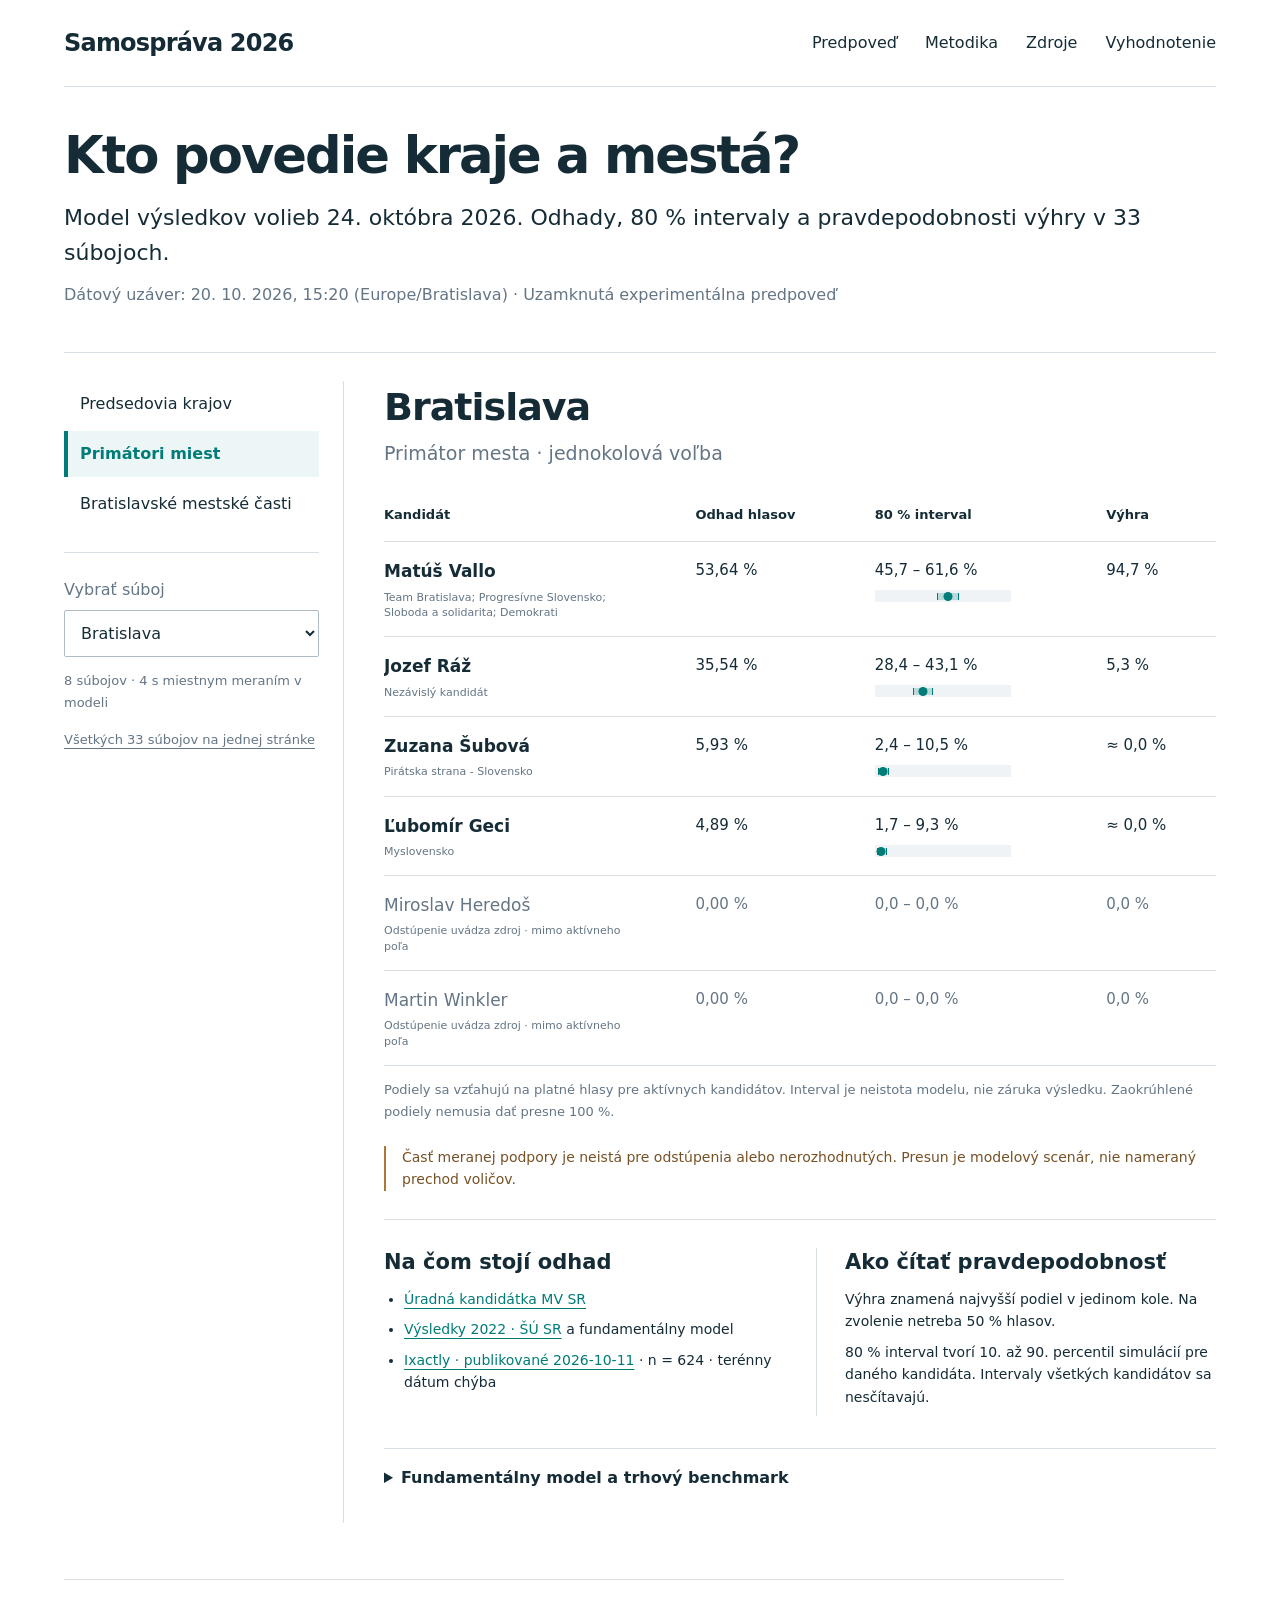
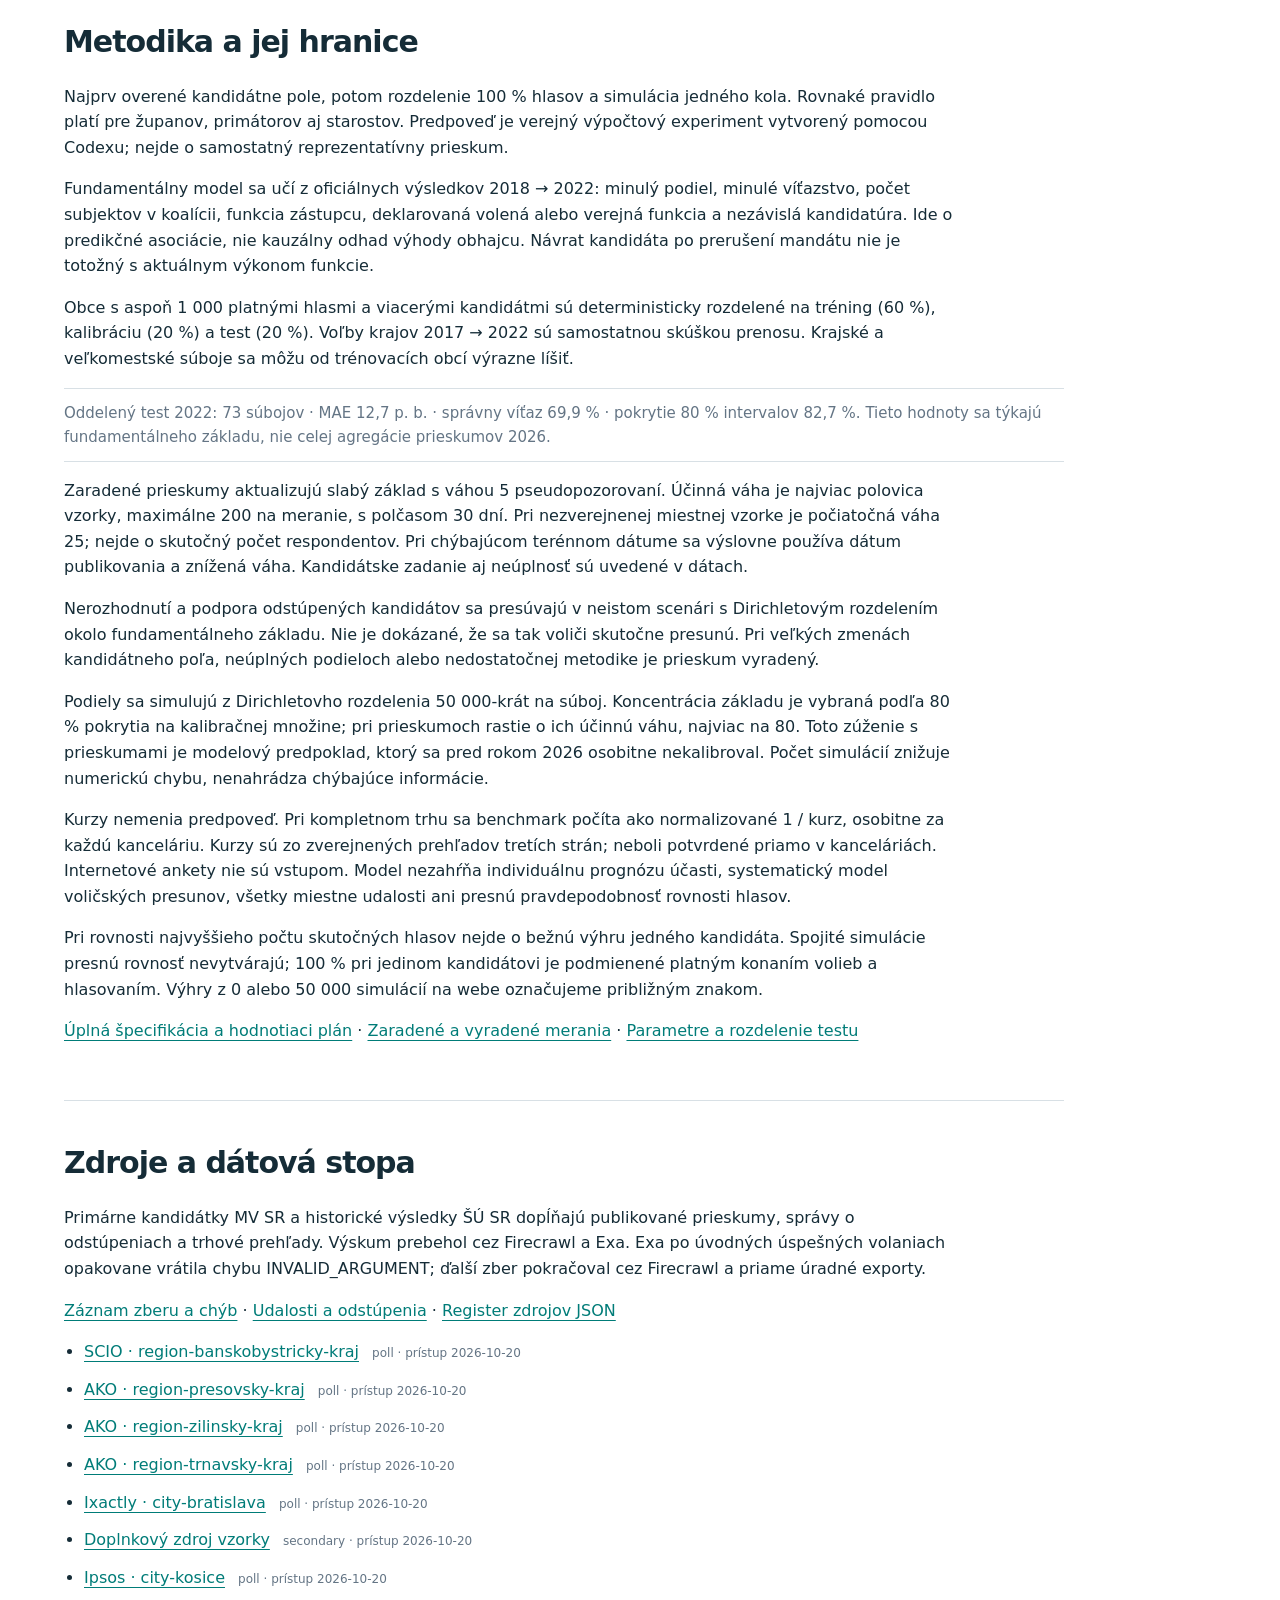
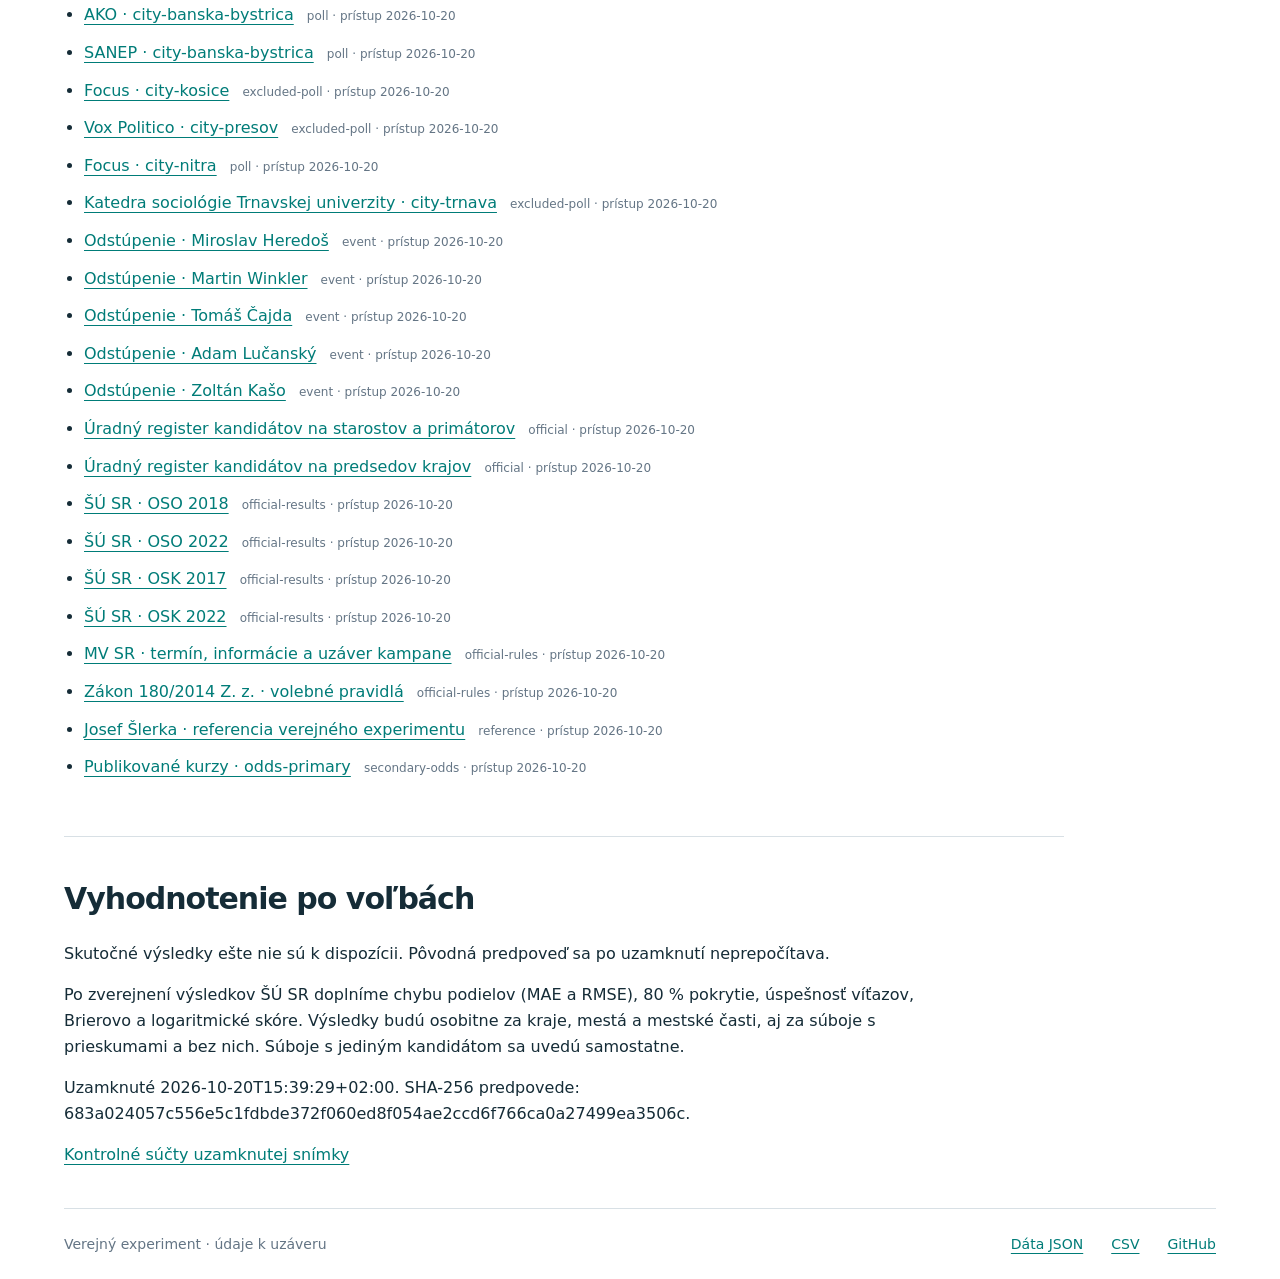
<file: docs/index.html>
<!doctype html>
<html lang="sk">
<head>
  <meta charset="utf-8">
  <meta name="viewport" content="width=device-width, initial-scale=1">
  <meta name="description" content="Verejný experiment: predpoveď slovenských samosprávnych volieb 2026 pre 8 krajov, 8 miest a 17 bratislavských mestských častí. Odhady, 80 % intervaly a pravdepodobnosti výhry.">
  <title>Samospráva 2026 · Volebný model</title>
  <link rel="stylesheet" href="style.css">
  <script src="app.js" defer></script>
</head>
<body>
<a class="skip" href="#forecast">Preskočiť na predpoveď</a>
<div class="page">
  <header><a class="brand" href="./">Samospráva 2026</a><nav aria-label="Hlavné menu"><a href="#forecast">Predpoveď</a><a href="#method">Metodika</a><a href="#sources">Zdroje</a><a href="#evaluation">Vyhodnotenie</a></nav></header>
  <main>
    <section class="intro">
      <h1>Kto povedie kraje a mestá?</h1>
      <p>Model výsledkov volieb 24. októbra 2026. Odhady, 80 % intervaly a pravdepodobnosti výhry v 33 súbojoch.</p>
      <p class="meta" id="status">Načítavam dátový uzáver…</p>
    </section>
    <div class="workspace" id="forecast">
      <aside aria-label="Výber volieb">
        <div class="categories" role="group" aria-label="Typ volieb">
          <button type="button" data-category="region">Predsedovia krajov</button>
          <button type="button" data-category="city" aria-pressed="true">Primátori miest</button>
          <button type="button" data-category="borough">Bratislavské mestské časti</button>
        </div>
        <label for="race">Vybrať súboj</label><select id="race" aria-controls="race-content"></select>
        <p class="small" id="coverage"></p>
        <a class="small" href="all.html">Všetkých 33 súbojov na jednej stránke</a>
      </aside>
      <section id="race-content" aria-live="polite" aria-busy="true">
        <h2 id="race-name">Predpoveď</h2><p class="sub" id="race-type">Načítavam kandidátov…</p>
        <div class="table-wrap"><table><caption class="sr-only">Odhad hlasov a pravdepodobnosť výhry pre každého kandidáta</caption><thead><tr><th scope="col">Kandidát</th><th scope="col">Odhad hlasov</th><th scope="col">80 % interval</th><th scope="col">Výhra</th></tr></thead><tbody id="candidates"></tbody></table></div>
        <p class="small">Podiely sa vzťahujú na platné hlasy pre aktívnych kandidátov. Interval je neistota modelu, nie záruka výsledku. Zaokrúhlené podiely nemusia dať presne 100 %.</p>
        <div id="race-notes" class="notes"></div>
        <div class="explain"><section><h3>Na čom stojí odhad</h3><ul id="race-sources"></ul></section><section><h3>Ako čítať pravdepodobnosť</h3><p>Výhra znamená najvyšší podiel v jedinom kole. Na zvolenie netreba 50 % hlasov.</p><p>80 % interval tvorí 10. až 90. percentil simulácií pre daného kandidáta. Intervaly všetkých kandidátov sa nesčítavajú.</p></section></div>
        <details><summary>Fundamentálny model a trhový benchmark</summary><div id="benchmark"></div></details>
      </section>
    </div>
    <noscript><p>Interaktívny výber potrebuje JavaScript. <a href="all.html">Všetky výsledky sú dostupné aj ako statické tabuľky.</a></p></noscript>
    <section class="article" id="method">
      <h2>Metodika a jej hranice</h2>
      <p>Najprv overené kandidátne pole, potom rozdelenie 100 % hlasov a simulácia jedného kola. Rovnaké pravidlo platí pre županov, primátorov aj starostov. Predpoveď je verejný výpočtový experiment vytvorený pomocou Codexu; nejde o samostatný reprezentatívny prieskum.</p>
      <p>Fundamentálny model sa učí z oficiálnych výsledkov 2018 → 2022: minulý podiel, minulé víťazstvo, počet subjektov v koalícii, funkcia zástupcu, deklarovaná volená alebo verejná funkcia a nezávislá kandidatúra. Ide o predikčné asociácie, nie kauzálny odhad výhody obhajcu. Návrat kandidáta po prerušení mandátu nie je totožný s aktuálnym výkonom funkcie.</p>
      <p>Obce s aspoň 1 000 platnými hlasmi a viacerými kandidátmi sú deterministicky rozdelené na tréning (60 %), kalibráciu (20 %) a test (20 %). Voľby krajov 2017 → 2022 sú samostatnou skúškou prenosu. Krajské a veľkomestské súboje sa môžu od trénovacích obcí výrazne líšiť.</p>
      <div id="backtest" class="readout"></div>
      <p>Zaradené prieskumy aktualizujú slabý základ s váhou 5 pseudopozorovaní. Účinná váha je najviac polovica vzorky, maximálne 200 na meranie, s polčasom 30 dní. Pri nezverejnenej miestnej vzorke je počiatočná váha 25; nejde o skutočný počet respondentov. Pri chýbajúcom terénnom dátume sa výslovne používa dátum publikovania a znížená váha. Kandidátske zadanie aj neúplnosť sú uvedené v dátach.</p>
      <p>Nerozhodnutí a podpora odstúpených kandidátov sa presúvajú v neistom scenári s Dirichletovým rozdelením okolo fundamentálneho základu. Nie je dokázané, že sa tak voliči skutočne presunú. Pri veľkých zmenách kandidátneho poľa, neúplných podieloch alebo nedostatočnej metodike je prieskum vyradený.</p>
      <p>Podiely sa simulujú z Dirichletovho rozdelenia 50 000-krát na súboj. Koncentrácia základu je vybraná podľa 80 % pokrytia na kalibračnej množine; pri prieskumoch rastie o ich účinnú váhu, najviac na 80. Toto zúženie s prieskumami je modelový predpoklad, ktorý sa pred rokom 2026 osobitne nekalibroval. Počet simulácií znižuje numerickú chybu, nenahrádza chýbajúce informácie.</p>
      <p>Kurzy nemenia predpoveď. Pri kompletnom trhu sa benchmark počíta ako normalizované 1 / kurz, osobitne za každú kanceláriu. Kurzy sú zo zverejnených prehľadov tretích strán; neboli potvrdené priamo v kanceláriách. Internetové ankety nie sú vstupom. Model nezahŕňa individuálnu prognózu účasti, systematický model voličských presunov, všetky miestne udalosti ani presnú pravdepodobnosť rovnosti hlasov.</p>
      <p>Pri rovnosti najvyššieho počtu skutočných hlasov nejde o bežnú výhru jedného kandidáta. Spojité simulácie presnú rovnosť nevytvárajú; 100 % pri jedinom kandidátovi je podmienené platným konaním volieb a hlasovaním. Výhry z 0 alebo 50 000 simulácií na webe označujeme približným znakom.</p>
      <p><a href="METHODOLOGY.md">Úplná špecifikácia a hodnotiaci plán</a> · <a href="data/polls.json">Zaradené a vyradené merania</a> · <a href="data/fit.json">Parametre a rozdelenie testu</a></p>
    </section>
    <section class="article" id="sources"><h2>Zdroje a dátová stopa</h2><p>Primárne kandidátky MV SR a historické výsledky ŠÚ SR dopĺňajú publikované prieskumy, správy o odstúpeniach a trhové prehľady. Výskum prebehol cez Firecrawl a Exa. Exa po úvodných úspešných volaniach opakovane vrátila chybu INVALID_ARGUMENT; ďalší zber pokračoval cez Firecrawl a priame úradné exporty.</p><p><a href="data/research-log.json">Záznam zberu a chýb</a> · <a href="data/events.json">Udalosti a odstúpenia</a> · <a href="data/sources.json">Register zdrojov JSON</a></p><ul id="source-list"></ul></section>
    <section class="article" id="evaluation"><h2>Vyhodnotenie po voľbách</h2><p id="evaluation-status">Skutočné výsledky ešte nie sú k dispozícii. Pôvodná predpoveď sa po uzamknutí neprepočítava.</p><p>Po zverejnení výsledkov ŠÚ SR doplníme chybu podielov (MAE a RMSE), 80 % pokrytie, úspešnosť víťazov, Brierovo a logaritmické skóre. Výsledky budú osobitne za kraje, mestá a mestské časti, aj za súboje s prieskumami a bez nich. Súboje s jediným kandidátom sa uvedú samostatne.</p><p id="lock-status"></p><a href="data/LOCK.json">Kontrolné súčty uzamknutej snímky</a><div id="evaluation-output"></div></section>
  </main>
  <footer><span>Verejný experiment · údaje k uzáveru</span><nav aria-label="Export dát"><a href="data/forecast.json">Dáta JSON</a><a href="data/forecast.csv">CSV</a><a href="https://github.com/mareksulik/volebny-model-codex">GitHub</a></nav></footer>
</div>
</body></html>
</file>
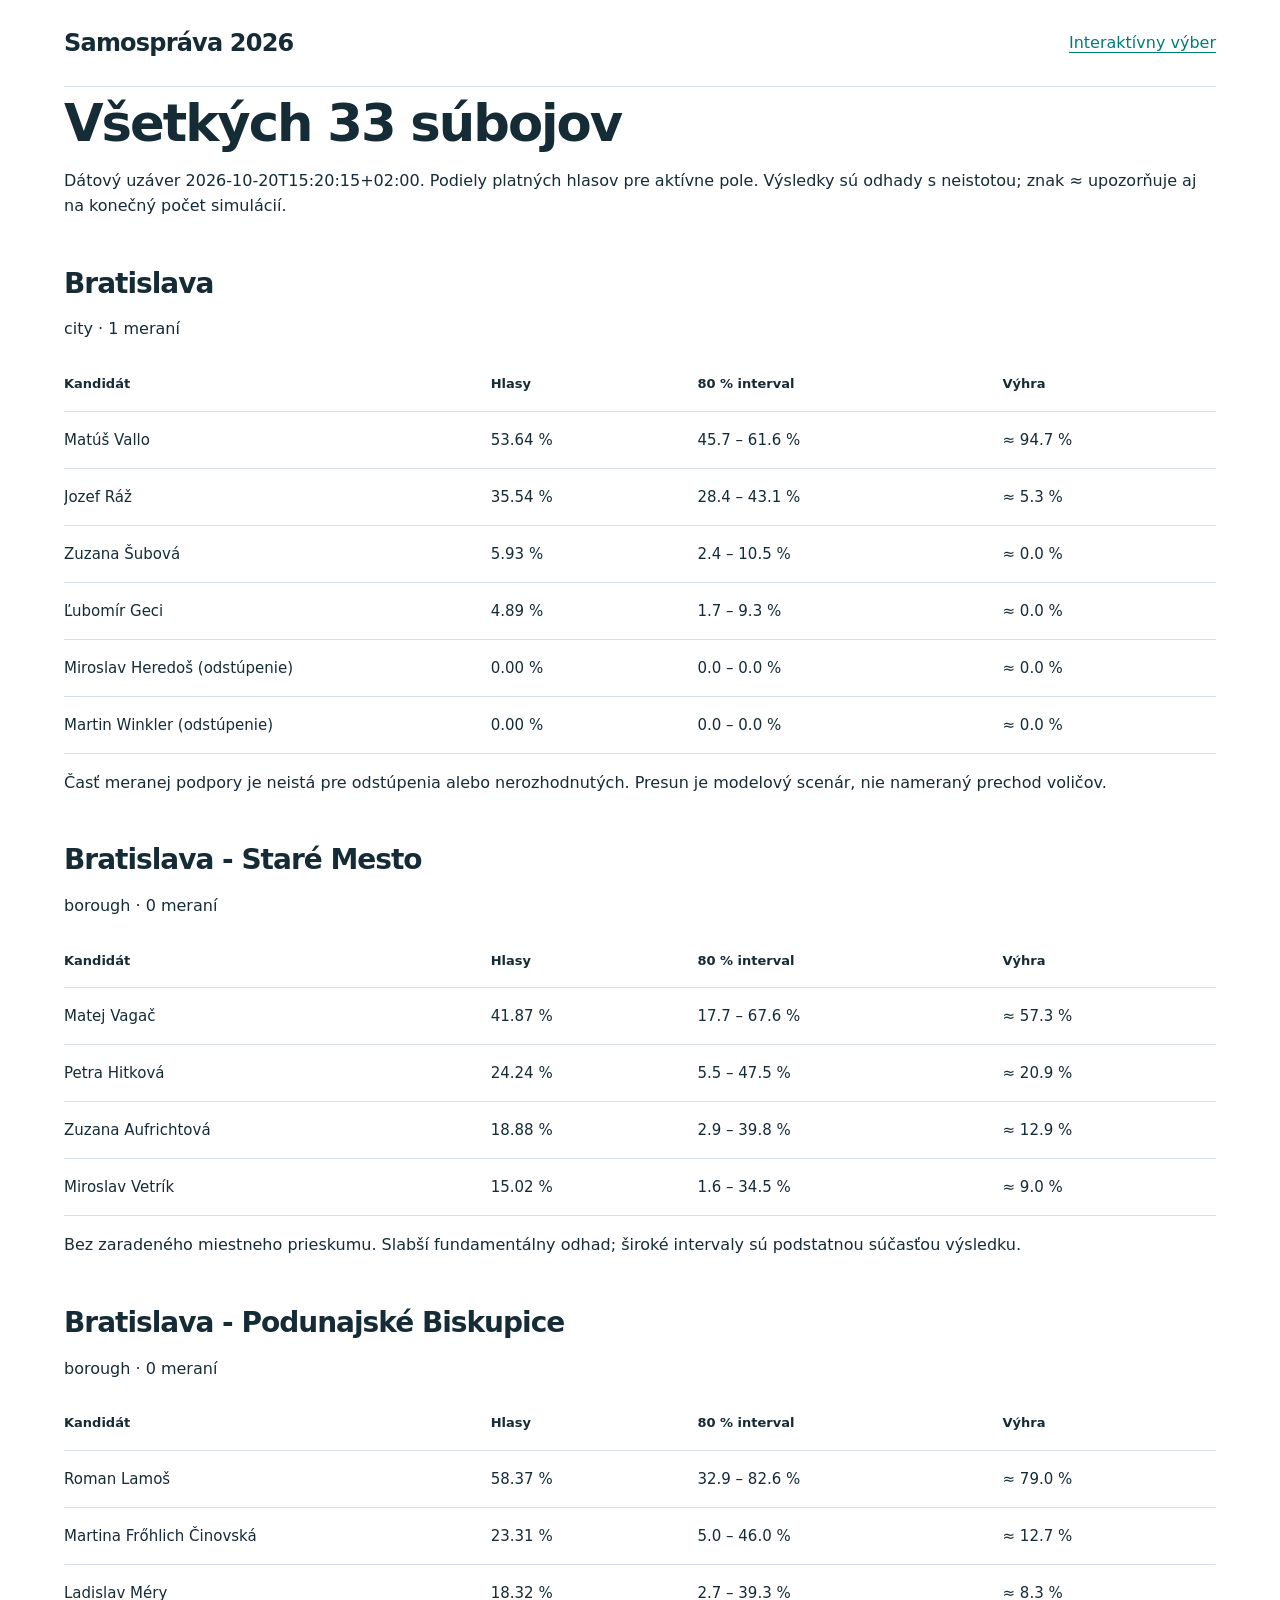
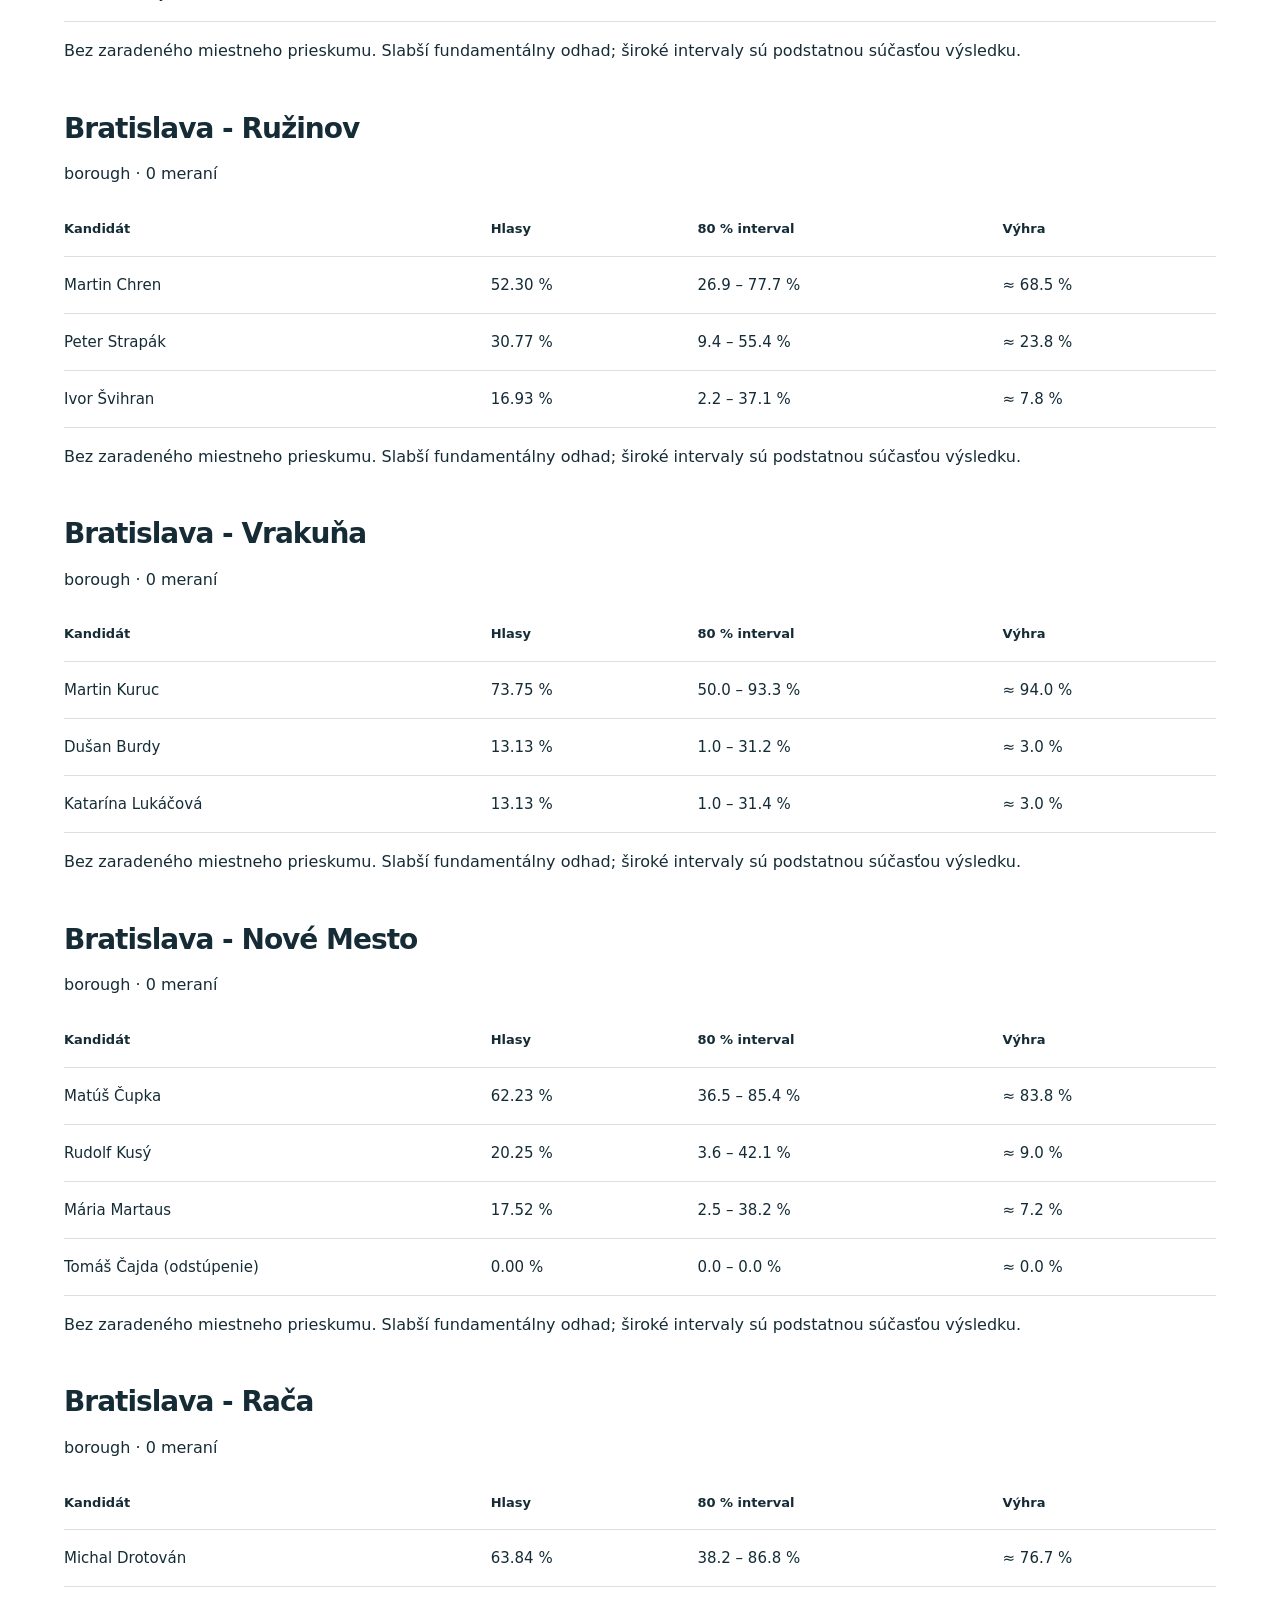
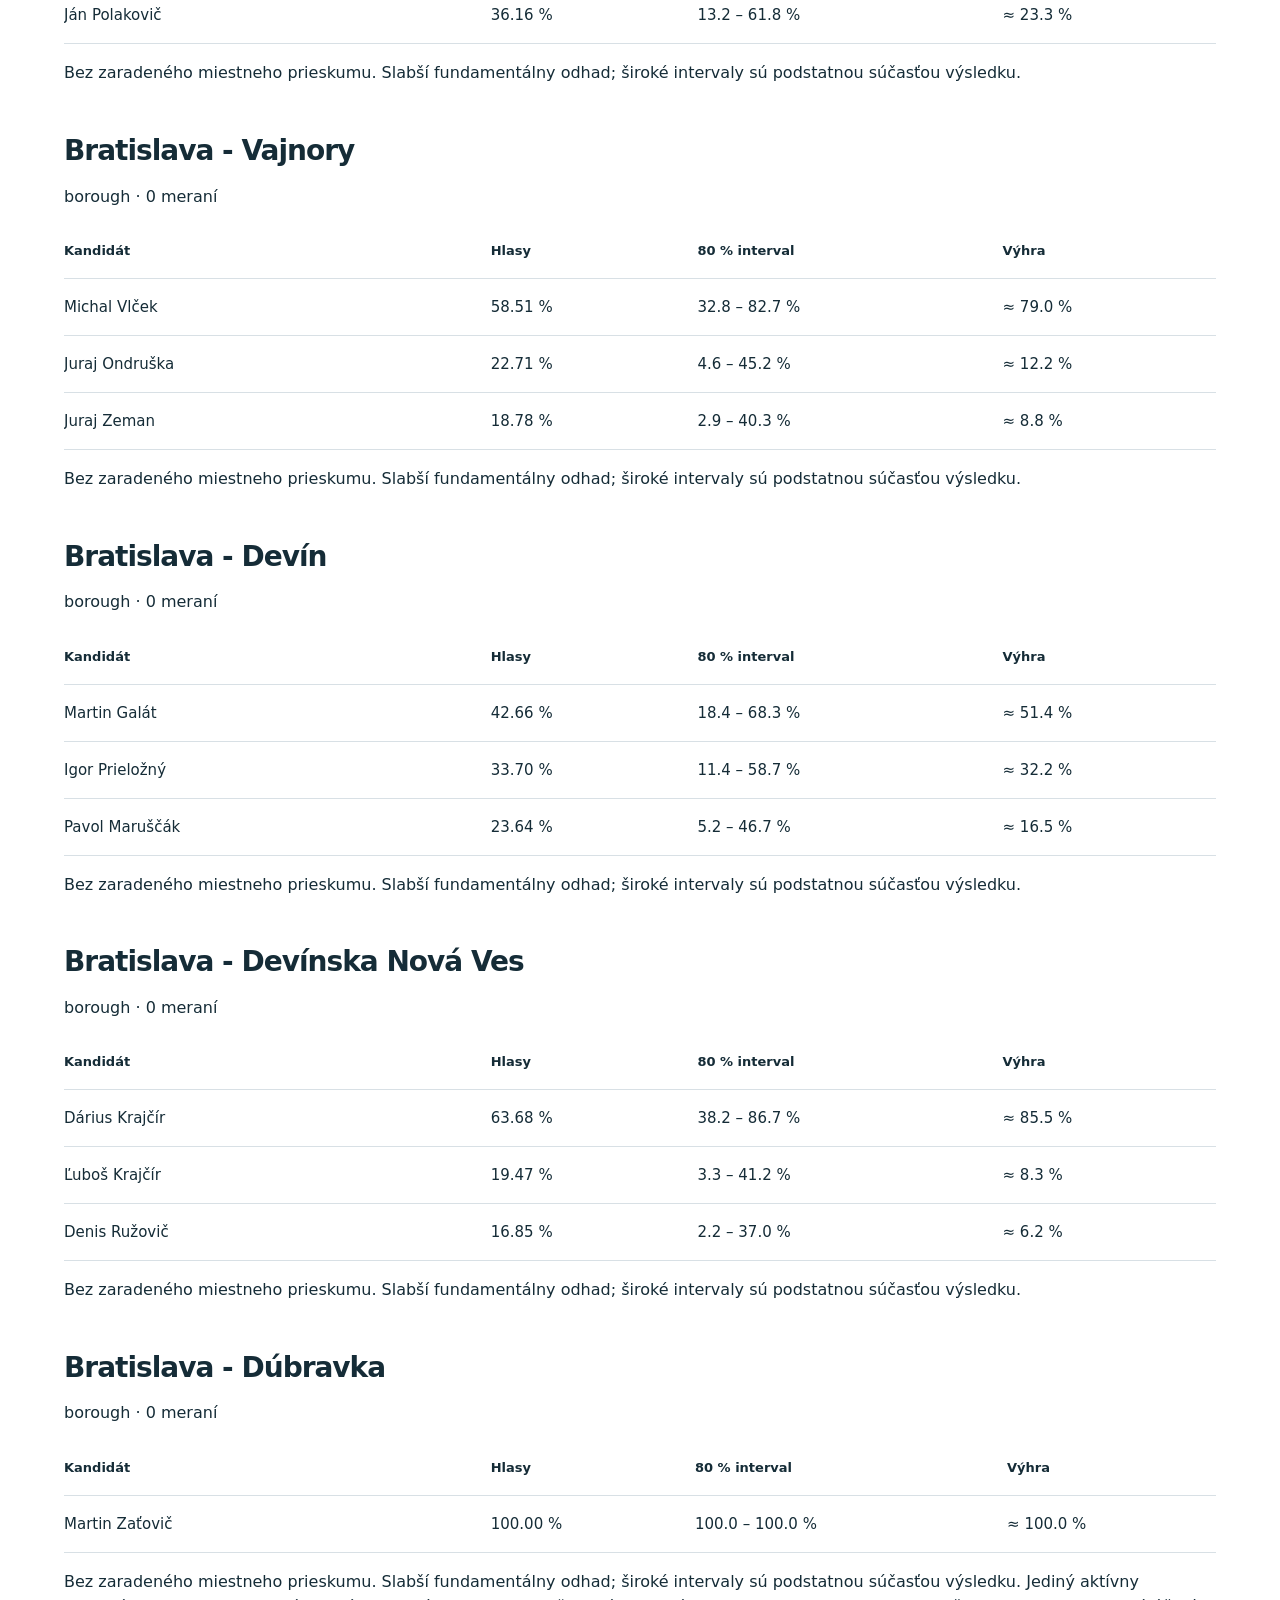
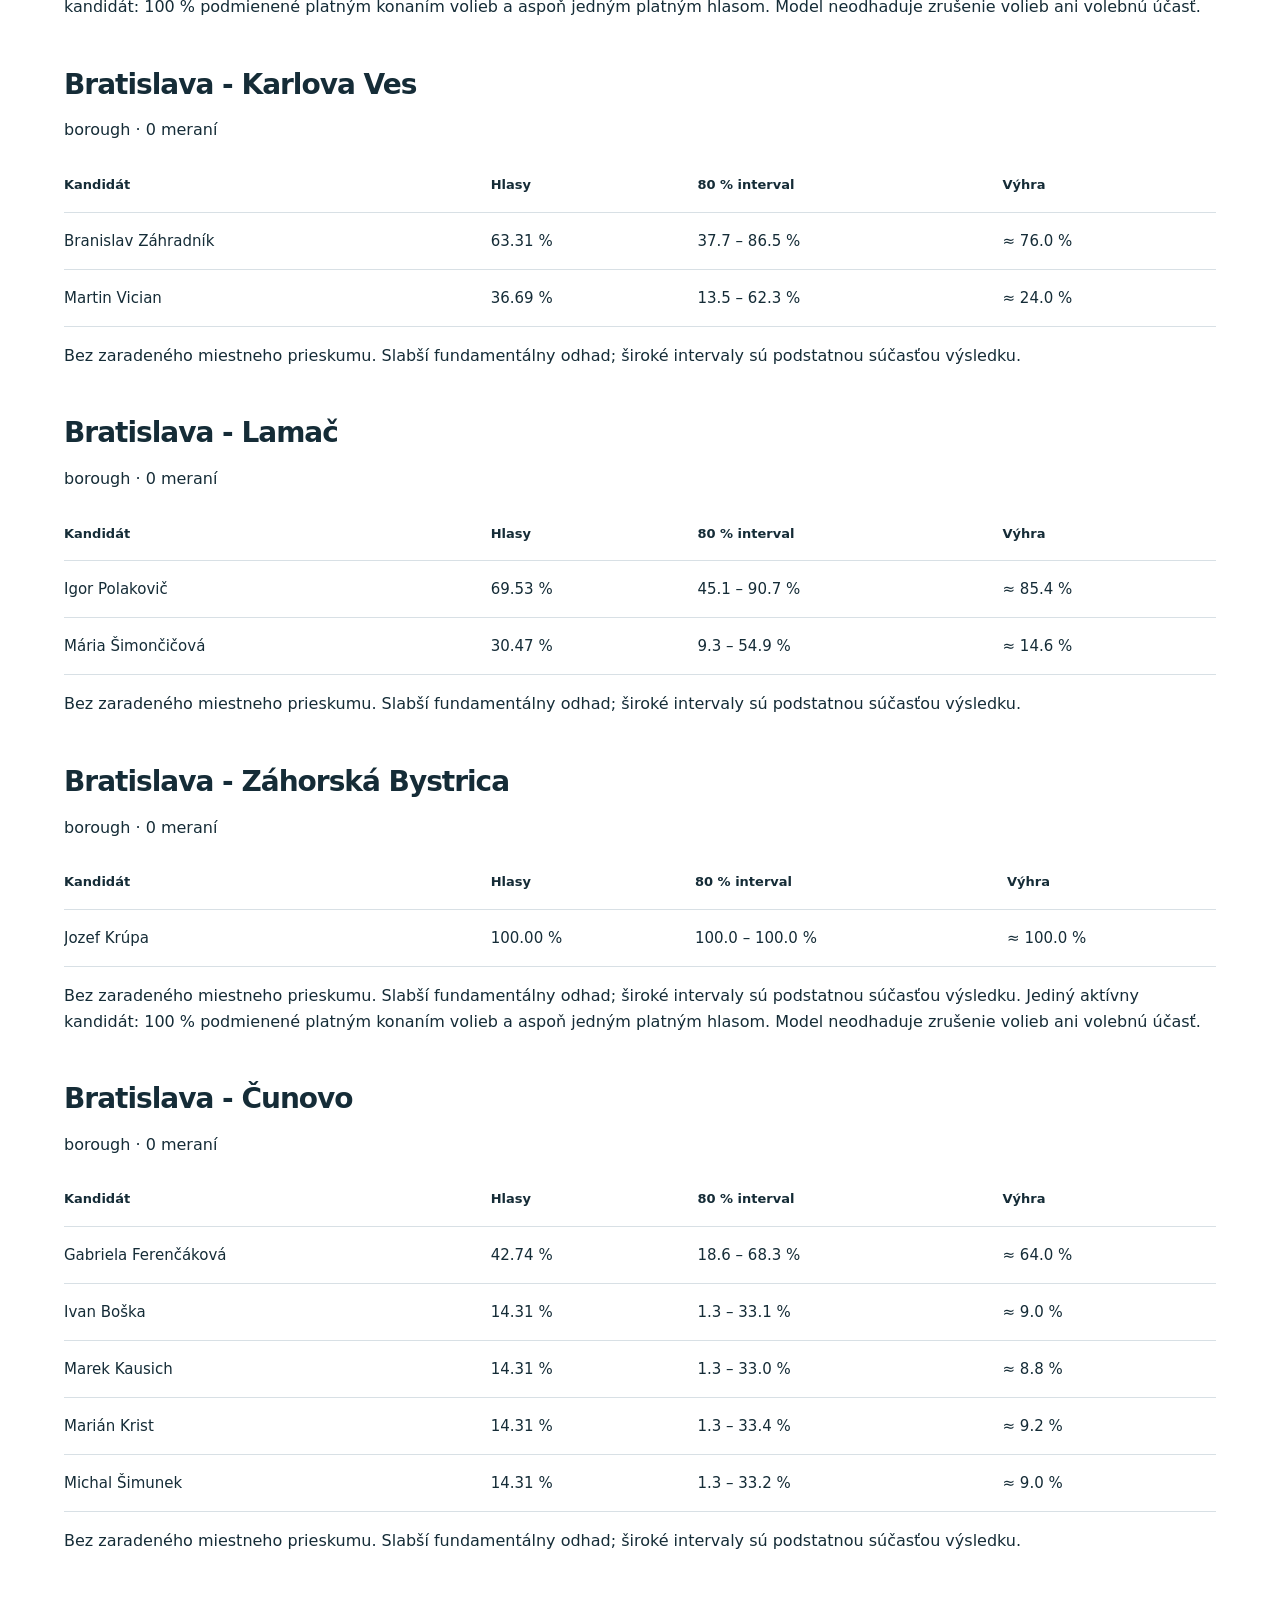
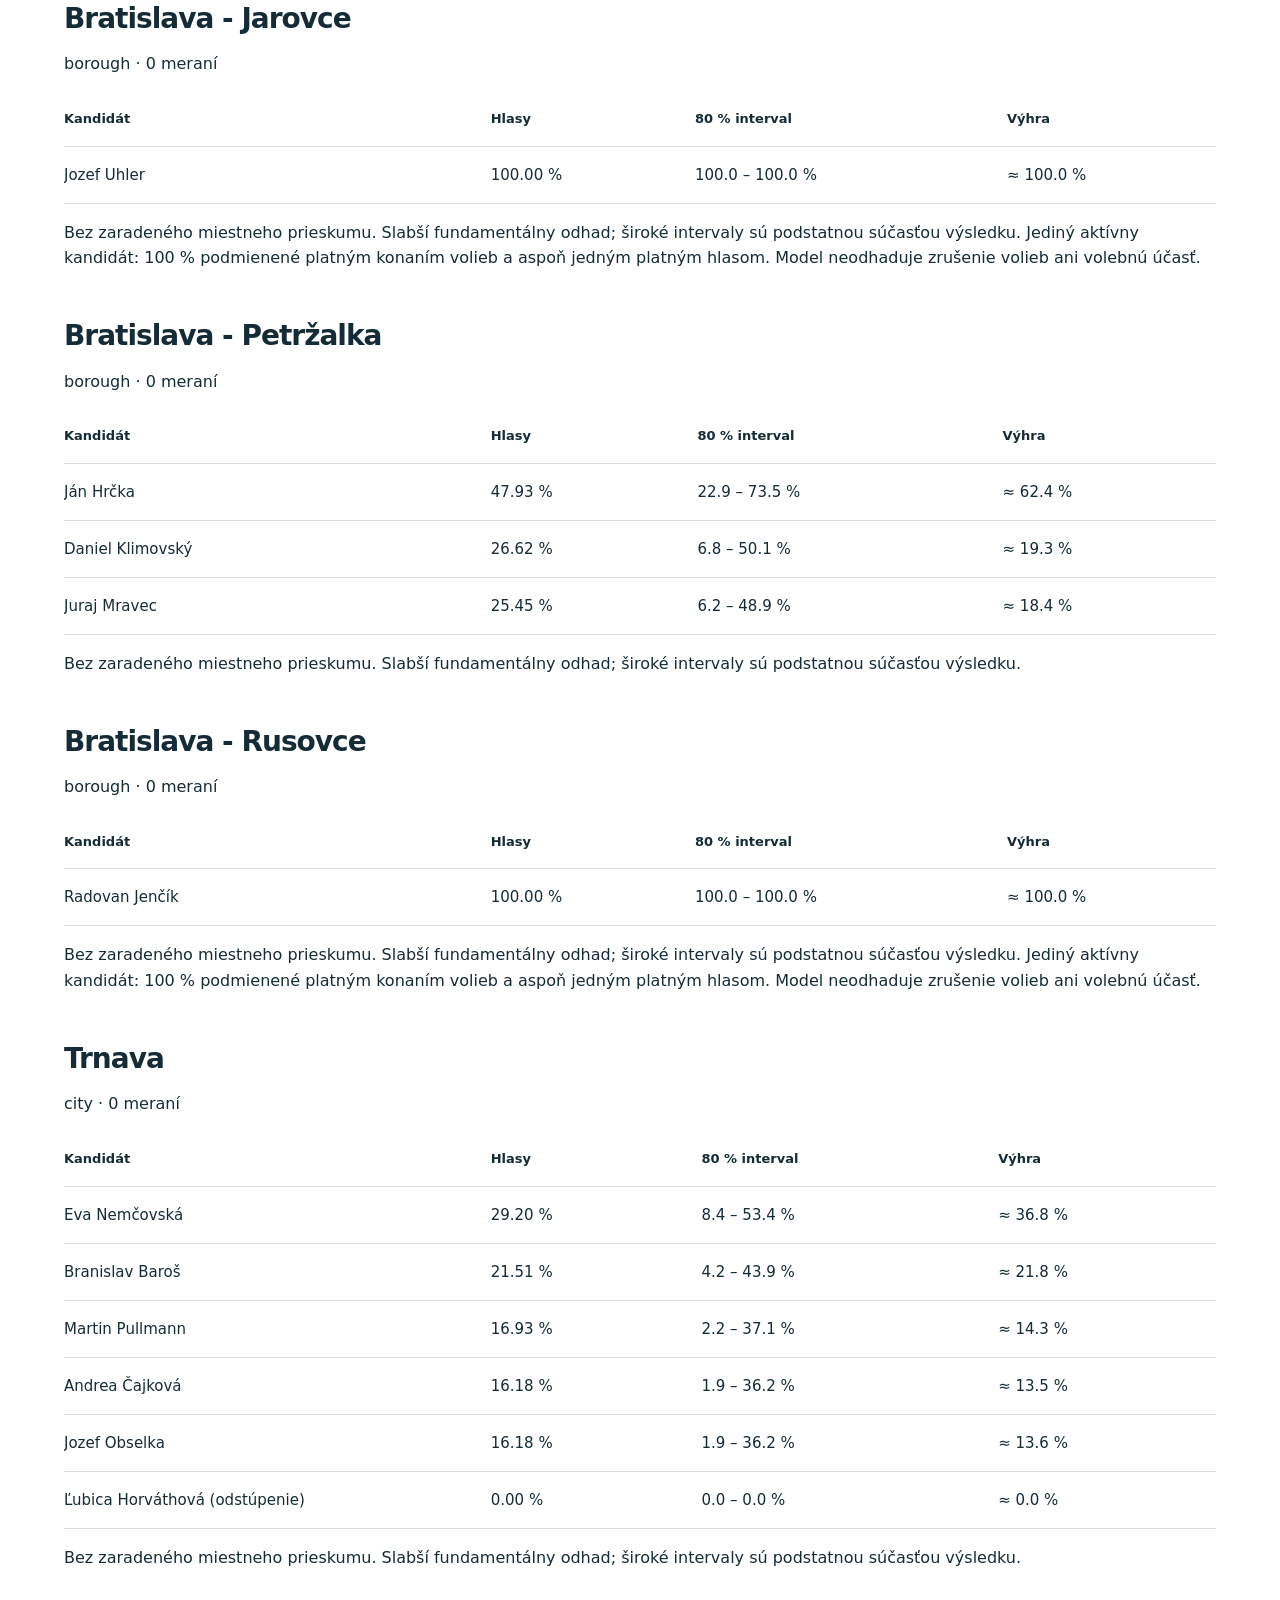
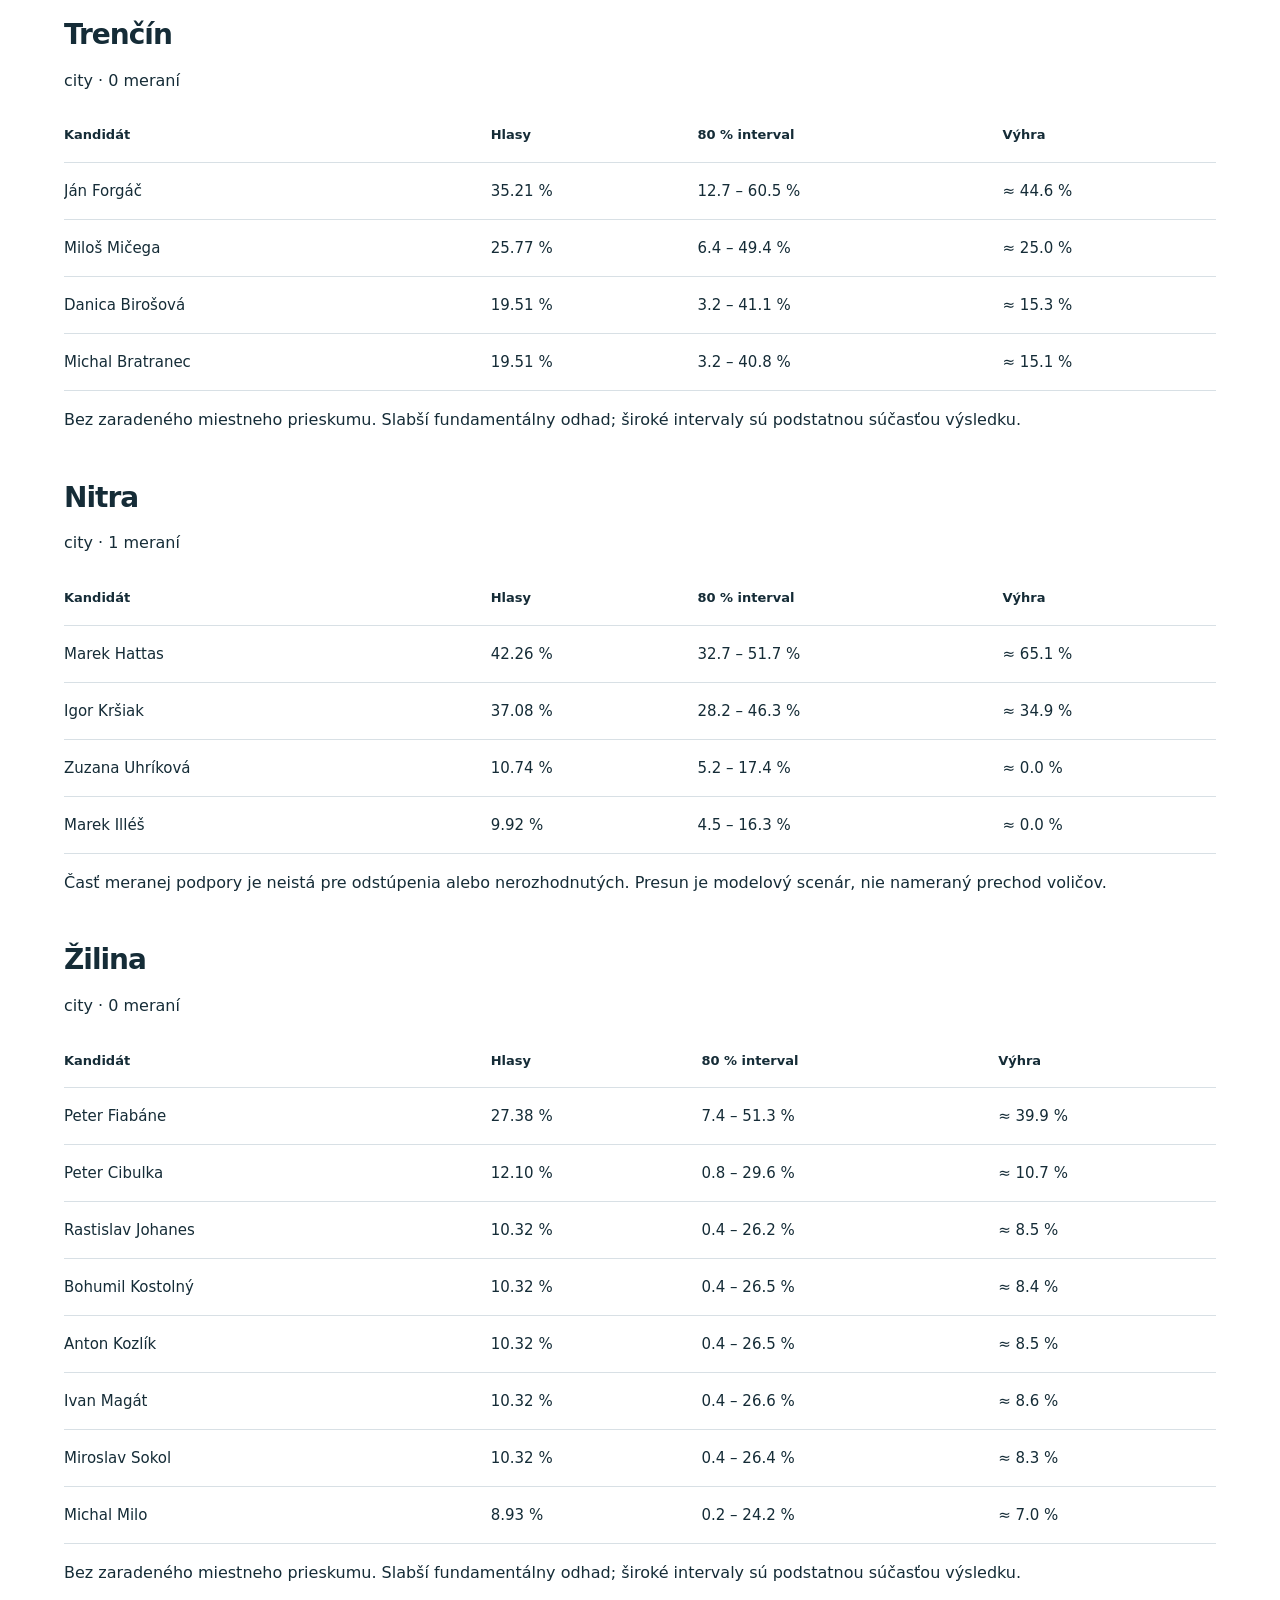
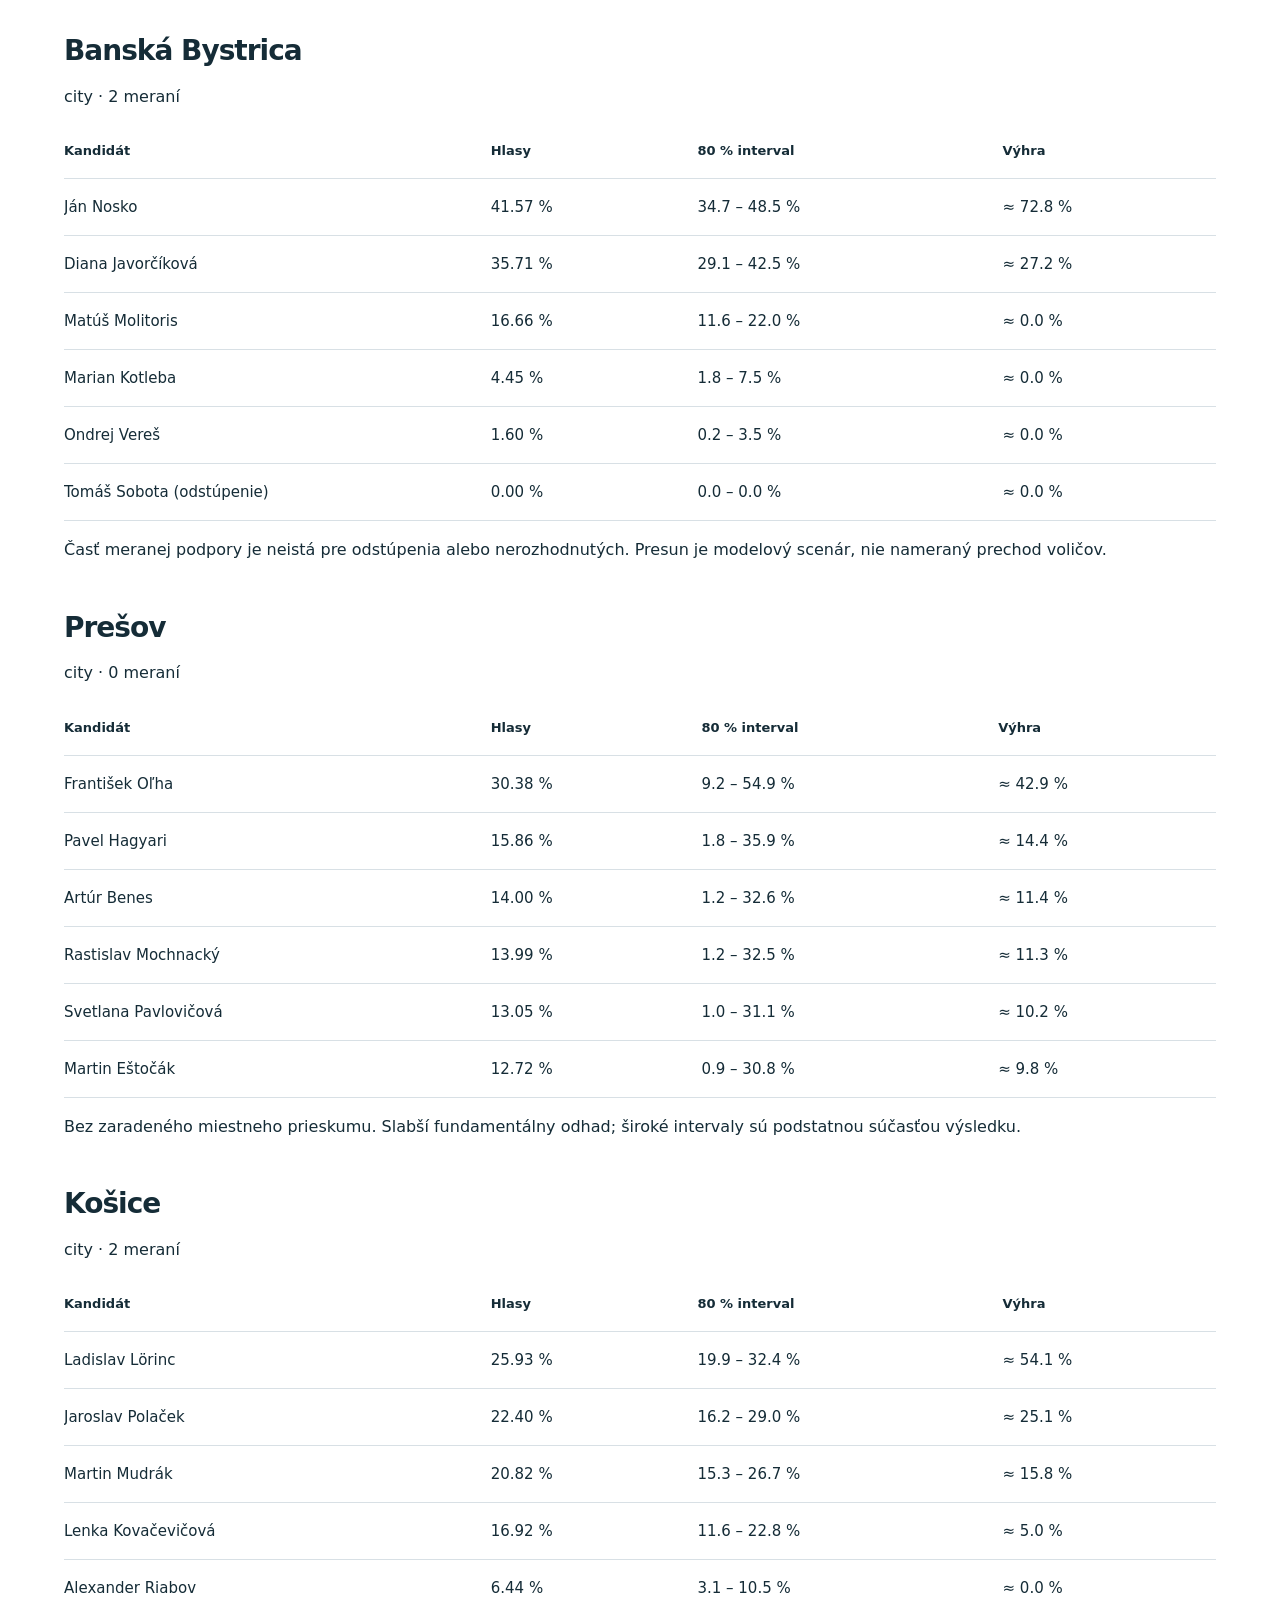
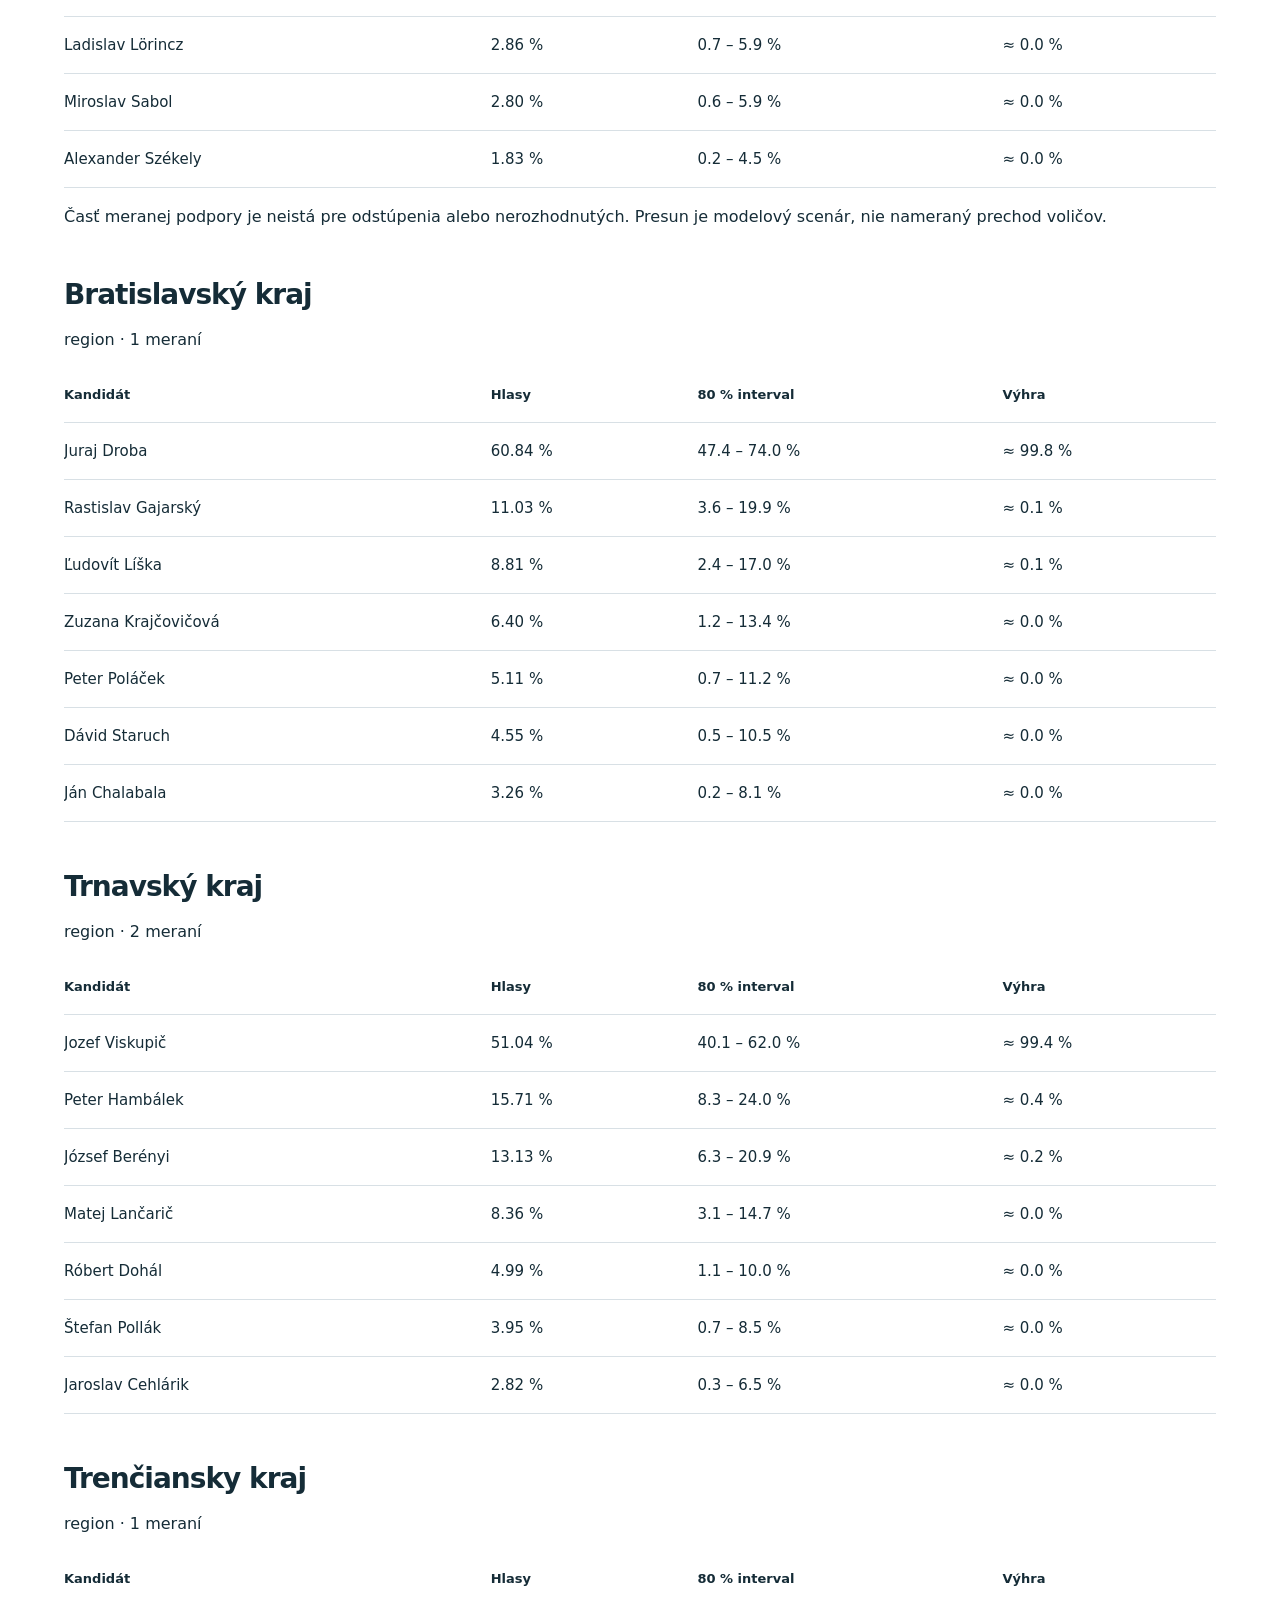
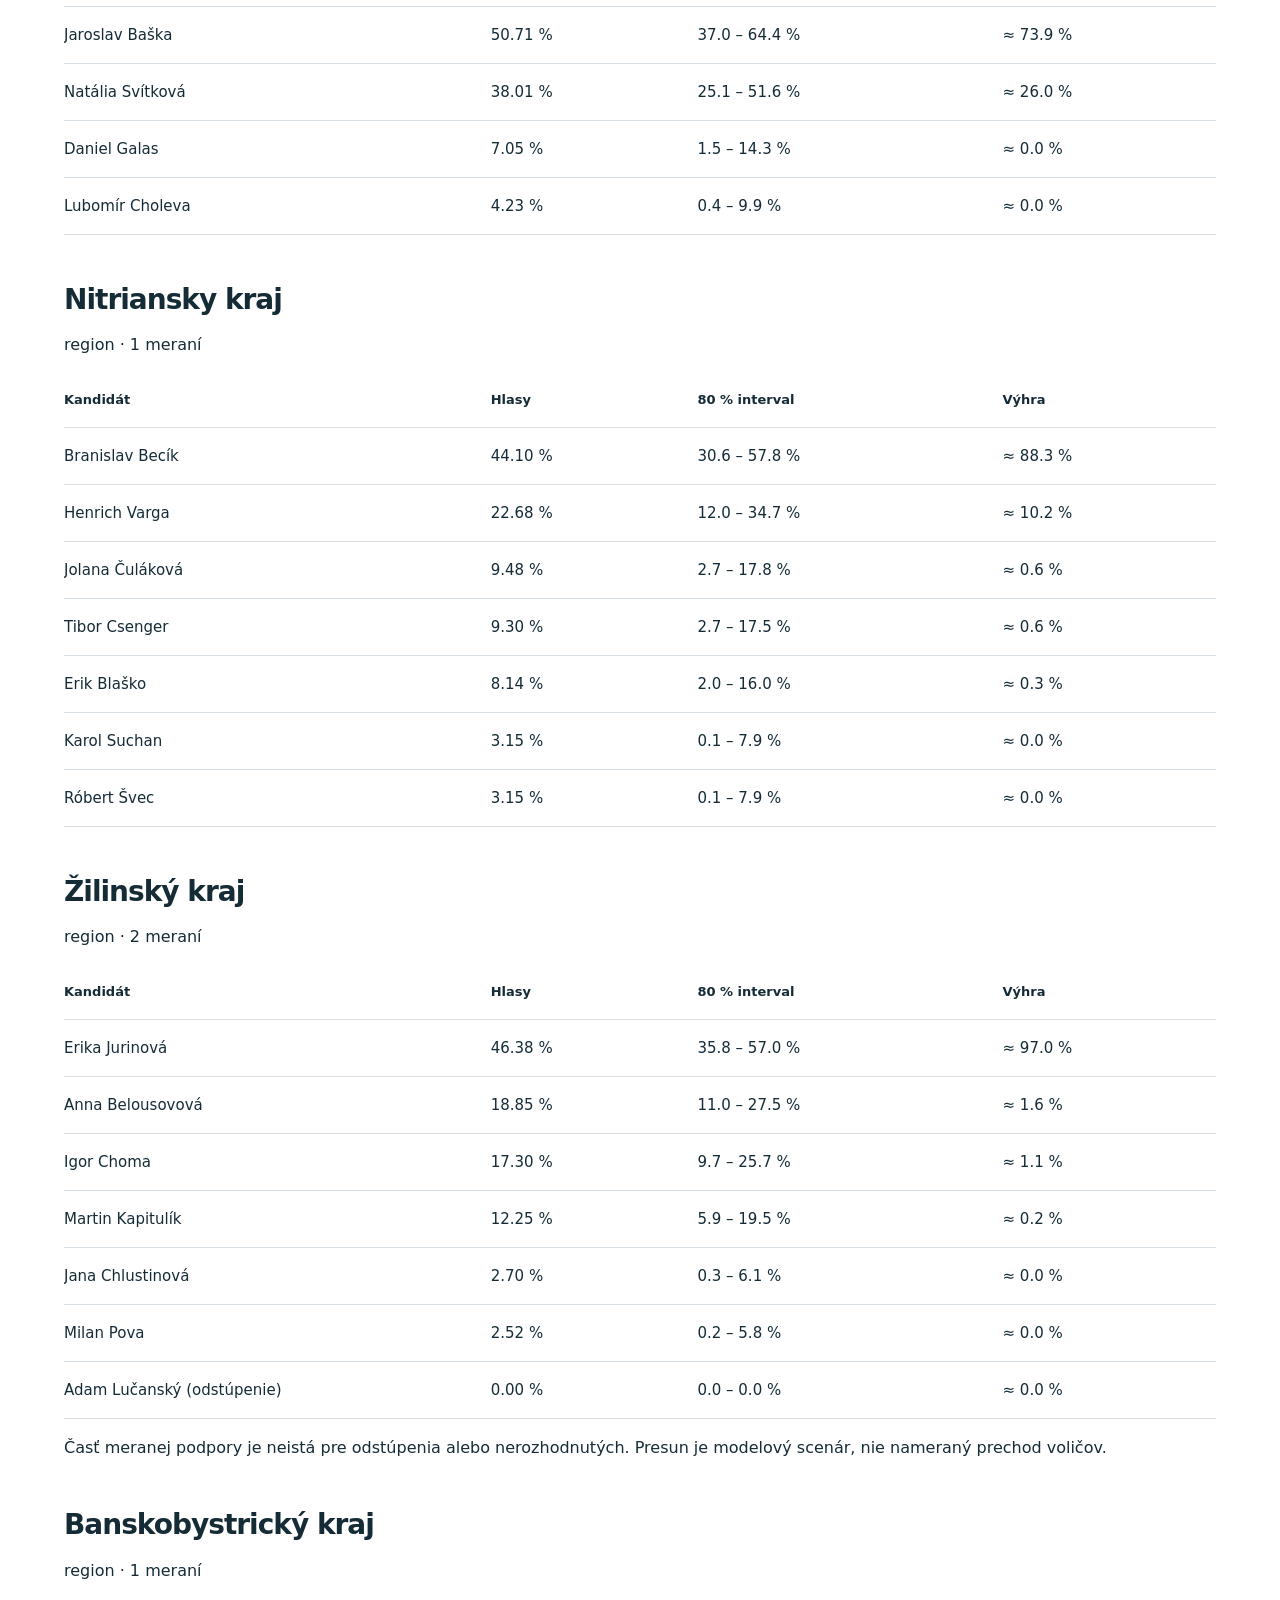
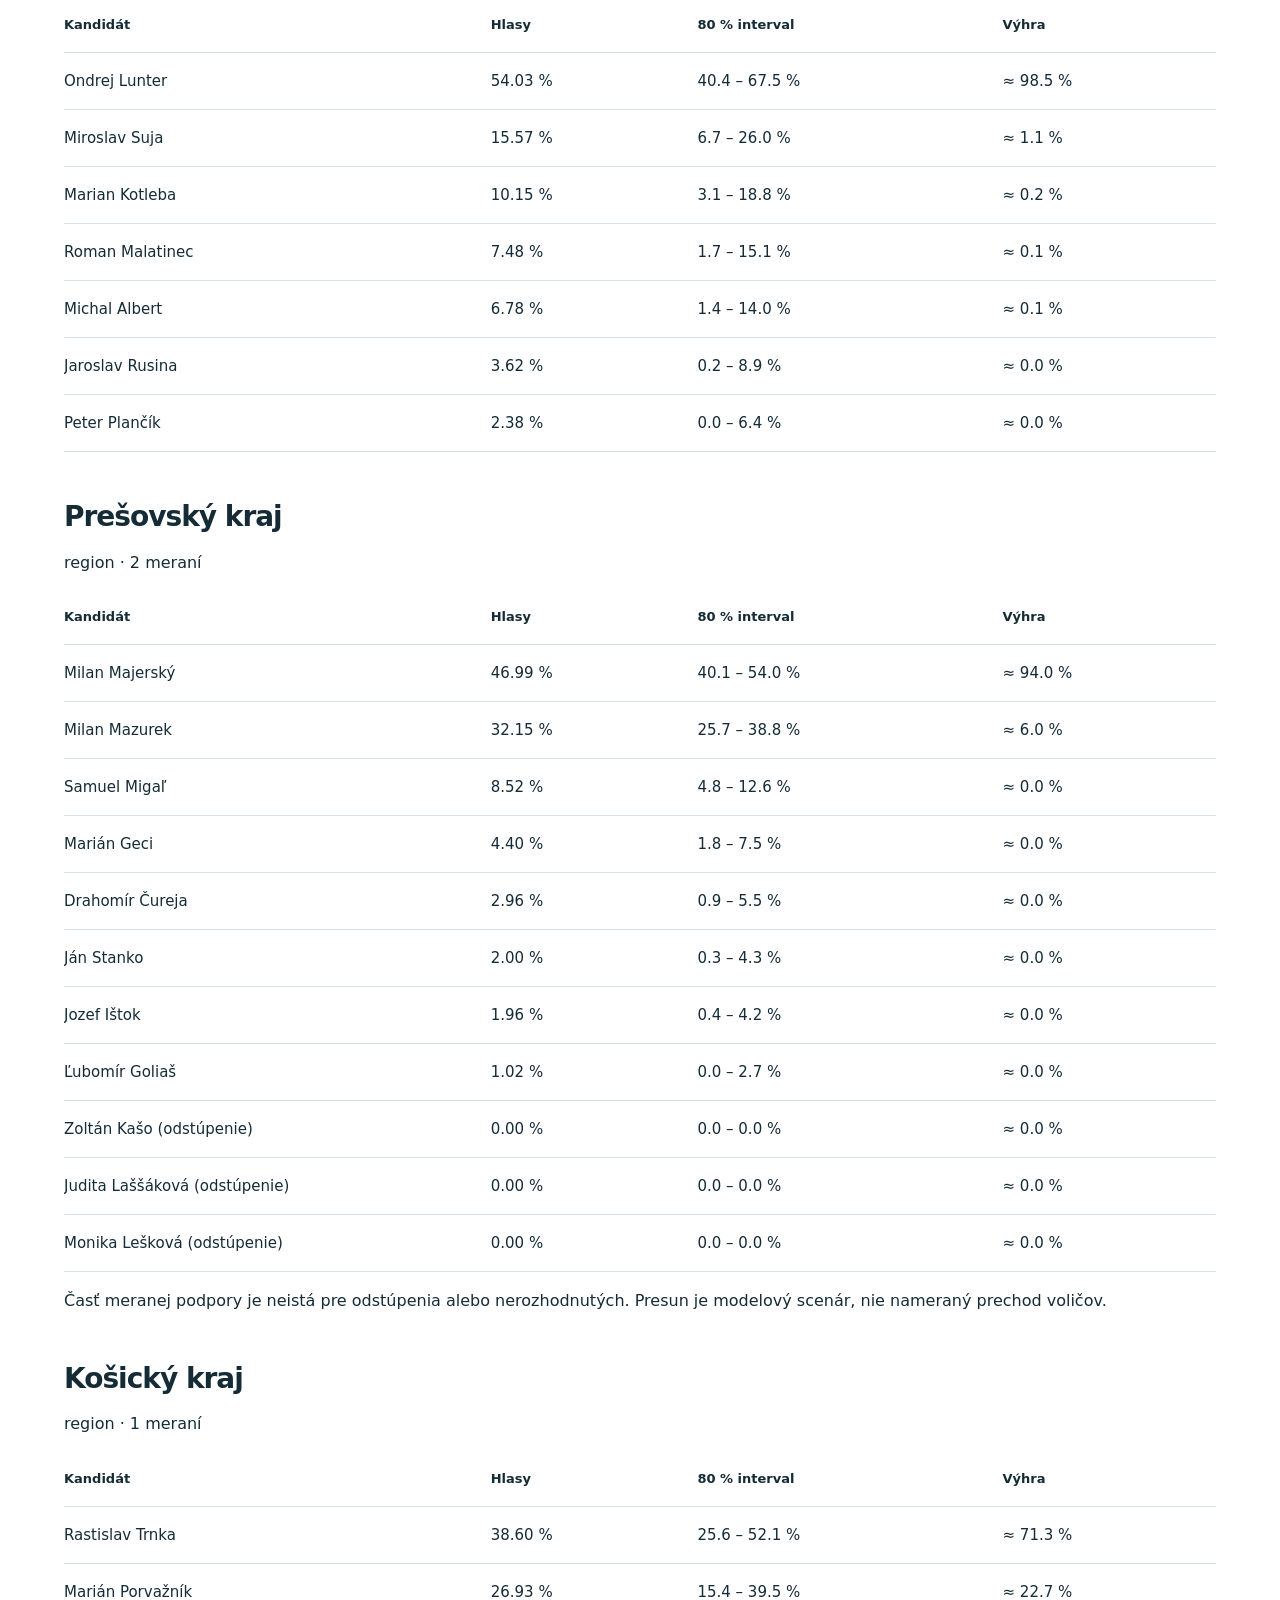
<file: docs/all.html>
<!doctype html><html lang="sk"><head><meta charset="utf-8"><meta name="viewport" content="width=device-width,initial-scale=1"><title>Všetkých 33 súbojov · Samospráva 2026</title><link rel="stylesheet" href="style.css"></head><body><main class="page"><header><a class="brand" href="./">Samospráva 2026</a><a href="./">Interaktívny výber</a></header><h1>Všetkých 33 súbojov</h1><p>Dátový uzáver 2026-10-20T15:20:15+02:00. Podiely platných hlasov pre aktívne pole. Výsledky sú odhady s neistotou; znak ≈ upozorňuje aj na konečný počet simulácií.</p><section class="all-race" id="city-bratislava"><h2>Bratislava</h2><p>city · 1 meraní</p><div class="table-wrap benchmark-scroll"><table><thead><tr><th>Kandidát</th><th>Hlasy</th><th>80 % interval</th><th>Výhra</th></tr></thead><tbody><tr><td>Matúš Vallo</td><td>53.64 %</td><td>45.7 – 61.6 %</td><td>≈ 94.7 %</td></tr><tr><td>Jozef Ráž</td><td>35.54 %</td><td>28.4 – 43.1 %</td><td>≈ 5.3 %</td></tr><tr><td>Zuzana Šubová</td><td>5.93 %</td><td>2.4 – 10.5 %</td><td>≈ 0.0 %</td></tr><tr><td>Ľubomír Geci</td><td>4.89 %</td><td>1.7 – 9.3 %</td><td>≈ 0.0 %</td></tr><tr><td>Miroslav Heredoš (odstúpenie)</td><td>0.00 %</td><td>0.0 – 0.0 %</td><td>≈ 0.0 %</td></tr><tr><td>Martin Winkler (odstúpenie)</td><td>0.00 %</td><td>0.0 – 0.0 %</td><td>≈ 0.0 %</td></tr></tbody></table></div><p>Časť meranej podpory je neistá pre odstúpenia alebo nerozhodnutých. Presun je modelový scenár, nie nameraný prechod voličov.</p></section><section class="all-race" id="borough-bratislava-stare-mesto"><h2>Bratislava - Staré Mesto</h2><p>borough · 0 meraní</p><div class="table-wrap benchmark-scroll"><table><thead><tr><th>Kandidát</th><th>Hlasy</th><th>80 % interval</th><th>Výhra</th></tr></thead><tbody><tr><td>Matej Vagač</td><td>41.87 %</td><td>17.7 – 67.6 %</td><td>≈ 57.3 %</td></tr><tr><td>Petra Hitková</td><td>24.24 %</td><td>5.5 – 47.5 %</td><td>≈ 20.9 %</td></tr><tr><td>Zuzana Aufrichtová</td><td>18.88 %</td><td>2.9 – 39.8 %</td><td>≈ 12.9 %</td></tr><tr><td>Miroslav Vetrík</td><td>15.02 %</td><td>1.6 – 34.5 %</td><td>≈ 9.0 %</td></tr></tbody></table></div><p>Bez zaradeného miestneho prieskumu. Slabší fundamentálny odhad; široké intervaly sú podstatnou súčasťou výsledku.</p></section><section class="all-race" id="borough-bratislava-podunajske-biskupice"><h2>Bratislava - Podunajské Biskupice</h2><p>borough · 0 meraní</p><div class="table-wrap benchmark-scroll"><table><thead><tr><th>Kandidát</th><th>Hlasy</th><th>80 % interval</th><th>Výhra</th></tr></thead><tbody><tr><td>Roman Lamoš</td><td>58.37 %</td><td>32.9 – 82.6 %</td><td>≈ 79.0 %</td></tr><tr><td>Martina Frőhlich Činovská</td><td>23.31 %</td><td>5.0 – 46.0 %</td><td>≈ 12.7 %</td></tr><tr><td>Ladislav Méry</td><td>18.32 %</td><td>2.7 – 39.3 %</td><td>≈ 8.3 %</td></tr></tbody></table></div><p>Bez zaradeného miestneho prieskumu. Slabší fundamentálny odhad; široké intervaly sú podstatnou súčasťou výsledku.</p></section><section class="all-race" id="borough-bratislava-ruzinov"><h2>Bratislava - Ružinov</h2><p>borough · 0 meraní</p><div class="table-wrap benchmark-scroll"><table><thead><tr><th>Kandidát</th><th>Hlasy</th><th>80 % interval</th><th>Výhra</th></tr></thead><tbody><tr><td>Martin Chren</td><td>52.30 %</td><td>26.9 – 77.7 %</td><td>≈ 68.5 %</td></tr><tr><td>Peter Strapák</td><td>30.77 %</td><td>9.4 – 55.4 %</td><td>≈ 23.8 %</td></tr><tr><td>Ivor Švihran</td><td>16.93 %</td><td>2.2 – 37.1 %</td><td>≈ 7.8 %</td></tr></tbody></table></div><p>Bez zaradeného miestneho prieskumu. Slabší fundamentálny odhad; široké intervaly sú podstatnou súčasťou výsledku.</p></section><section class="all-race" id="borough-bratislava-vrakuna"><h2>Bratislava - Vrakuňa</h2><p>borough · 0 meraní</p><div class="table-wrap benchmark-scroll"><table><thead><tr><th>Kandidát</th><th>Hlasy</th><th>80 % interval</th><th>Výhra</th></tr></thead><tbody><tr><td>Martin Kuruc</td><td>73.75 %</td><td>50.0 – 93.3 %</td><td>≈ 94.0 %</td></tr><tr><td>Dušan Burdy</td><td>13.13 %</td><td>1.0 – 31.2 %</td><td>≈ 3.0 %</td></tr><tr><td>Katarína Lukáčová</td><td>13.13 %</td><td>1.0 – 31.4 %</td><td>≈ 3.0 %</td></tr></tbody></table></div><p>Bez zaradeného miestneho prieskumu. Slabší fundamentálny odhad; široké intervaly sú podstatnou súčasťou výsledku.</p></section><section class="all-race" id="borough-bratislava-nove-mesto"><h2>Bratislava - Nové Mesto</h2><p>borough · 0 meraní</p><div class="table-wrap benchmark-scroll"><table><thead><tr><th>Kandidát</th><th>Hlasy</th><th>80 % interval</th><th>Výhra</th></tr></thead><tbody><tr><td>Matúš Čupka</td><td>62.23 %</td><td>36.5 – 85.4 %</td><td>≈ 83.8 %</td></tr><tr><td>Rudolf Kusý</td><td>20.25 %</td><td>3.6 – 42.1 %</td><td>≈ 9.0 %</td></tr><tr><td>Mária Martaus</td><td>17.52 %</td><td>2.5 – 38.2 %</td><td>≈ 7.2 %</td></tr><tr><td>Tomáš Čajda (odstúpenie)</td><td>0.00 %</td><td>0.0 – 0.0 %</td><td>≈ 0.0 %</td></tr></tbody></table></div><p>Bez zaradeného miestneho prieskumu. Slabší fundamentálny odhad; široké intervaly sú podstatnou súčasťou výsledku.</p></section><section class="all-race" id="borough-bratislava-raca"><h2>Bratislava - Rača</h2><p>borough · 0 meraní</p><div class="table-wrap benchmark-scroll"><table><thead><tr><th>Kandidát</th><th>Hlasy</th><th>80 % interval</th><th>Výhra</th></tr></thead><tbody><tr><td>Michal Drotován</td><td>63.84 %</td><td>38.2 – 86.8 %</td><td>≈ 76.7 %</td></tr><tr><td>Ján Polakovič</td><td>36.16 %</td><td>13.2 – 61.8 %</td><td>≈ 23.3 %</td></tr></tbody></table></div><p>Bez zaradeného miestneho prieskumu. Slabší fundamentálny odhad; široké intervaly sú podstatnou súčasťou výsledku.</p></section><section class="all-race" id="borough-bratislava-vajnory"><h2>Bratislava - Vajnory</h2><p>borough · 0 meraní</p><div class="table-wrap benchmark-scroll"><table><thead><tr><th>Kandidát</th><th>Hlasy</th><th>80 % interval</th><th>Výhra</th></tr></thead><tbody><tr><td>Michal Vlček</td><td>58.51 %</td><td>32.8 – 82.7 %</td><td>≈ 79.0 %</td></tr><tr><td>Juraj Ondruška</td><td>22.71 %</td><td>4.6 – 45.2 %</td><td>≈ 12.2 %</td></tr><tr><td>Juraj Zeman</td><td>18.78 %</td><td>2.9 – 40.3 %</td><td>≈ 8.8 %</td></tr></tbody></table></div><p>Bez zaradeného miestneho prieskumu. Slabší fundamentálny odhad; široké intervaly sú podstatnou súčasťou výsledku.</p></section><section class="all-race" id="borough-bratislava-devin"><h2>Bratislava - Devín</h2><p>borough · 0 meraní</p><div class="table-wrap benchmark-scroll"><table><thead><tr><th>Kandidát</th><th>Hlasy</th><th>80 % interval</th><th>Výhra</th></tr></thead><tbody><tr><td>Martin Galát</td><td>42.66 %</td><td>18.4 – 68.3 %</td><td>≈ 51.4 %</td></tr><tr><td>Igor Prieložný</td><td>33.70 %</td><td>11.4 – 58.7 %</td><td>≈ 32.2 %</td></tr><tr><td>Pavol Maruščák</td><td>23.64 %</td><td>5.2 – 46.7 %</td><td>≈ 16.5 %</td></tr></tbody></table></div><p>Bez zaradeného miestneho prieskumu. Slabší fundamentálny odhad; široké intervaly sú podstatnou súčasťou výsledku.</p></section><section class="all-race" id="borough-bratislava-devinska-nova-ves"><h2>Bratislava - Devínska Nová Ves</h2><p>borough · 0 meraní</p><div class="table-wrap benchmark-scroll"><table><thead><tr><th>Kandidát</th><th>Hlasy</th><th>80 % interval</th><th>Výhra</th></tr></thead><tbody><tr><td>Dárius Krajčír</td><td>63.68 %</td><td>38.2 – 86.7 %</td><td>≈ 85.5 %</td></tr><tr><td>Ľuboš Krajčír</td><td>19.47 %</td><td>3.3 – 41.2 %</td><td>≈ 8.3 %</td></tr><tr><td>Denis Ružovič</td><td>16.85 %</td><td>2.2 – 37.0 %</td><td>≈ 6.2 %</td></tr></tbody></table></div><p>Bez zaradeného miestneho prieskumu. Slabší fundamentálny odhad; široké intervaly sú podstatnou súčasťou výsledku.</p></section><section class="all-race" id="borough-bratislava-dubravka"><h2>Bratislava - Dúbravka</h2><p>borough · 0 meraní</p><div class="table-wrap benchmark-scroll"><table><thead><tr><th>Kandidát</th><th>Hlasy</th><th>80 % interval</th><th>Výhra</th></tr></thead><tbody><tr><td>Martin Zaťovič</td><td>100.00 %</td><td>100.0 – 100.0 %</td><td>≈ 100.0 %</td></tr></tbody></table></div><p>Bez zaradeného miestneho prieskumu. Slabší fundamentálny odhad; široké intervaly sú podstatnou súčasťou výsledku. Jediný aktívny kandidát: 100 % podmienené platným konaním volieb a aspoň jedným platným hlasom. Model neodhaduje zrušenie volieb ani volebnú účasť.</p></section><section class="all-race" id="borough-bratislava-karlova-ves"><h2>Bratislava - Karlova Ves</h2><p>borough · 0 meraní</p><div class="table-wrap benchmark-scroll"><table><thead><tr><th>Kandidát</th><th>Hlasy</th><th>80 % interval</th><th>Výhra</th></tr></thead><tbody><tr><td>Branislav Záhradník</td><td>63.31 %</td><td>37.7 – 86.5 %</td><td>≈ 76.0 %</td></tr><tr><td>Martin Vician</td><td>36.69 %</td><td>13.5 – 62.3 %</td><td>≈ 24.0 %</td></tr></tbody></table></div><p>Bez zaradeného miestneho prieskumu. Slabší fundamentálny odhad; široké intervaly sú podstatnou súčasťou výsledku.</p></section><section class="all-race" id="borough-bratislava-lamac"><h2>Bratislava - Lamač</h2><p>borough · 0 meraní</p><div class="table-wrap benchmark-scroll"><table><thead><tr><th>Kandidát</th><th>Hlasy</th><th>80 % interval</th><th>Výhra</th></tr></thead><tbody><tr><td>Igor Polakovič</td><td>69.53 %</td><td>45.1 – 90.7 %</td><td>≈ 85.4 %</td></tr><tr><td>Mária Šimončičová</td><td>30.47 %</td><td>9.3 – 54.9 %</td><td>≈ 14.6 %</td></tr></tbody></table></div><p>Bez zaradeného miestneho prieskumu. Slabší fundamentálny odhad; široké intervaly sú podstatnou súčasťou výsledku.</p></section><section class="all-race" id="borough-bratislava-zahorska-bystrica"><h2>Bratislava - Záhorská Bystrica</h2><p>borough · 0 meraní</p><div class="table-wrap benchmark-scroll"><table><thead><tr><th>Kandidát</th><th>Hlasy</th><th>80 % interval</th><th>Výhra</th></tr></thead><tbody><tr><td>Jozef Krúpa</td><td>100.00 %</td><td>100.0 – 100.0 %</td><td>≈ 100.0 %</td></tr></tbody></table></div><p>Bez zaradeného miestneho prieskumu. Slabší fundamentálny odhad; široké intervaly sú podstatnou súčasťou výsledku. Jediný aktívny kandidát: 100 % podmienené platným konaním volieb a aspoň jedným platným hlasom. Model neodhaduje zrušenie volieb ani volebnú účasť.</p></section><section class="all-race" id="borough-bratislava-cunovo"><h2>Bratislava - Čunovo</h2><p>borough · 0 meraní</p><div class="table-wrap benchmark-scroll"><table><thead><tr><th>Kandidát</th><th>Hlasy</th><th>80 % interval</th><th>Výhra</th></tr></thead><tbody><tr><td>Gabriela Ferenčáková</td><td>42.74 %</td><td>18.6 – 68.3 %</td><td>≈ 64.0 %</td></tr><tr><td>Ivan Boška</td><td>14.31 %</td><td>1.3 – 33.1 %</td><td>≈ 9.0 %</td></tr><tr><td>Marek Kausich</td><td>14.31 %</td><td>1.3 – 33.0 %</td><td>≈ 8.8 %</td></tr><tr><td>Marián Krist</td><td>14.31 %</td><td>1.3 – 33.4 %</td><td>≈ 9.2 %</td></tr><tr><td>Michal Šimunek</td><td>14.31 %</td><td>1.3 – 33.2 %</td><td>≈ 9.0 %</td></tr></tbody></table></div><p>Bez zaradeného miestneho prieskumu. Slabší fundamentálny odhad; široké intervaly sú podstatnou súčasťou výsledku.</p></section><section class="all-race" id="borough-bratislava-jarovce"><h2>Bratislava - Jarovce</h2><p>borough · 0 meraní</p><div class="table-wrap benchmark-scroll"><table><thead><tr><th>Kandidát</th><th>Hlasy</th><th>80 % interval</th><th>Výhra</th></tr></thead><tbody><tr><td>Jozef Uhler</td><td>100.00 %</td><td>100.0 – 100.0 %</td><td>≈ 100.0 %</td></tr></tbody></table></div><p>Bez zaradeného miestneho prieskumu. Slabší fundamentálny odhad; široké intervaly sú podstatnou súčasťou výsledku. Jediný aktívny kandidát: 100 % podmienené platným konaním volieb a aspoň jedným platným hlasom. Model neodhaduje zrušenie volieb ani volebnú účasť.</p></section><section class="all-race" id="borough-bratislava-petrzalka"><h2>Bratislava - Petržalka</h2><p>borough · 0 meraní</p><div class="table-wrap benchmark-scroll"><table><thead><tr><th>Kandidát</th><th>Hlasy</th><th>80 % interval</th><th>Výhra</th></tr></thead><tbody><tr><td>Ján Hrčka</td><td>47.93 %</td><td>22.9 – 73.5 %</td><td>≈ 62.4 %</td></tr><tr><td>Daniel Klimovský</td><td>26.62 %</td><td>6.8 – 50.1 %</td><td>≈ 19.3 %</td></tr><tr><td>Juraj Mravec</td><td>25.45 %</td><td>6.2 – 48.9 %</td><td>≈ 18.4 %</td></tr></tbody></table></div><p>Bez zaradeného miestneho prieskumu. Slabší fundamentálny odhad; široké intervaly sú podstatnou súčasťou výsledku.</p></section><section class="all-race" id="borough-bratislava-rusovce"><h2>Bratislava - Rusovce</h2><p>borough · 0 meraní</p><div class="table-wrap benchmark-scroll"><table><thead><tr><th>Kandidát</th><th>Hlasy</th><th>80 % interval</th><th>Výhra</th></tr></thead><tbody><tr><td>Radovan Jenčík</td><td>100.00 %</td><td>100.0 – 100.0 %</td><td>≈ 100.0 %</td></tr></tbody></table></div><p>Bez zaradeného miestneho prieskumu. Slabší fundamentálny odhad; široké intervaly sú podstatnou súčasťou výsledku. Jediný aktívny kandidát: 100 % podmienené platným konaním volieb a aspoň jedným platným hlasom. Model neodhaduje zrušenie volieb ani volebnú účasť.</p></section><section class="all-race" id="city-trnava"><h2>Trnava</h2><p>city · 0 meraní</p><div class="table-wrap benchmark-scroll"><table><thead><tr><th>Kandidát</th><th>Hlasy</th><th>80 % interval</th><th>Výhra</th></tr></thead><tbody><tr><td>Eva Nemčovská</td><td>29.20 %</td><td>8.4 – 53.4 %</td><td>≈ 36.8 %</td></tr><tr><td>Branislav Baroš</td><td>21.51 %</td><td>4.2 – 43.9 %</td><td>≈ 21.8 %</td></tr><tr><td>Martin Pullmann</td><td>16.93 %</td><td>2.2 – 37.1 %</td><td>≈ 14.3 %</td></tr><tr><td>Andrea Čajková</td><td>16.18 %</td><td>1.9 – 36.2 %</td><td>≈ 13.5 %</td></tr><tr><td>Jozef Obselka</td><td>16.18 %</td><td>1.9 – 36.2 %</td><td>≈ 13.6 %</td></tr><tr><td>Ľubica Horváthová (odstúpenie)</td><td>0.00 %</td><td>0.0 – 0.0 %</td><td>≈ 0.0 %</td></tr></tbody></table></div><p>Bez zaradeného miestneho prieskumu. Slabší fundamentálny odhad; široké intervaly sú podstatnou súčasťou výsledku.</p></section><section class="all-race" id="city-trencin"><h2>Trenčín</h2><p>city · 0 meraní</p><div class="table-wrap benchmark-scroll"><table><thead><tr><th>Kandidát</th><th>Hlasy</th><th>80 % interval</th><th>Výhra</th></tr></thead><tbody><tr><td>Ján Forgáč</td><td>35.21 %</td><td>12.7 – 60.5 %</td><td>≈ 44.6 %</td></tr><tr><td>Miloš Mičega</td><td>25.77 %</td><td>6.4 – 49.4 %</td><td>≈ 25.0 %</td></tr><tr><td>Danica Birošová</td><td>19.51 %</td><td>3.2 – 41.1 %</td><td>≈ 15.3 %</td></tr><tr><td>Michal Bratranec</td><td>19.51 %</td><td>3.2 – 40.8 %</td><td>≈ 15.1 %</td></tr></tbody></table></div><p>Bez zaradeného miestneho prieskumu. Slabší fundamentálny odhad; široké intervaly sú podstatnou súčasťou výsledku.</p></section><section class="all-race" id="city-nitra"><h2>Nitra</h2><p>city · 1 meraní</p><div class="table-wrap benchmark-scroll"><table><thead><tr><th>Kandidát</th><th>Hlasy</th><th>80 % interval</th><th>Výhra</th></tr></thead><tbody><tr><td>Marek Hattas</td><td>42.26 %</td><td>32.7 – 51.7 %</td><td>≈ 65.1 %</td></tr><tr><td>Igor Kršiak</td><td>37.08 %</td><td>28.2 – 46.3 %</td><td>≈ 34.9 %</td></tr><tr><td>Zuzana Uhríková</td><td>10.74 %</td><td>5.2 – 17.4 %</td><td>≈ 0.0 %</td></tr><tr><td>Marek Illéš</td><td>9.92 %</td><td>4.5 – 16.3 %</td><td>≈ 0.0 %</td></tr></tbody></table></div><p>Časť meranej podpory je neistá pre odstúpenia alebo nerozhodnutých. Presun je modelový scenár, nie nameraný prechod voličov.</p></section><section class="all-race" id="city-zilina"><h2>Žilina</h2><p>city · 0 meraní</p><div class="table-wrap benchmark-scroll"><table><thead><tr><th>Kandidát</th><th>Hlasy</th><th>80 % interval</th><th>Výhra</th></tr></thead><tbody><tr><td>Peter Fiabáne</td><td>27.38 %</td><td>7.4 – 51.3 %</td><td>≈ 39.9 %</td></tr><tr><td>Peter Cibulka</td><td>12.10 %</td><td>0.8 – 29.6 %</td><td>≈ 10.7 %</td></tr><tr><td>Rastislav Johanes</td><td>10.32 %</td><td>0.4 – 26.2 %</td><td>≈ 8.5 %</td></tr><tr><td>Bohumil Kostolný</td><td>10.32 %</td><td>0.4 – 26.5 %</td><td>≈ 8.4 %</td></tr><tr><td>Anton Kozlík</td><td>10.32 %</td><td>0.4 – 26.5 %</td><td>≈ 8.5 %</td></tr><tr><td>Ivan Magát</td><td>10.32 %</td><td>0.4 – 26.6 %</td><td>≈ 8.6 %</td></tr><tr><td>Miroslav Sokol</td><td>10.32 %</td><td>0.4 – 26.4 %</td><td>≈ 8.3 %</td></tr><tr><td>Michal Milo</td><td>8.93 %</td><td>0.2 – 24.2 %</td><td>≈ 7.0 %</td></tr></tbody></table></div><p>Bez zaradeného miestneho prieskumu. Slabší fundamentálny odhad; široké intervaly sú podstatnou súčasťou výsledku.</p></section><section class="all-race" id="city-banska-bystrica"><h2>Banská Bystrica</h2><p>city · 2 meraní</p><div class="table-wrap benchmark-scroll"><table><thead><tr><th>Kandidát</th><th>Hlasy</th><th>80 % interval</th><th>Výhra</th></tr></thead><tbody><tr><td>Ján Nosko</td><td>41.57 %</td><td>34.7 – 48.5 %</td><td>≈ 72.8 %</td></tr><tr><td>Diana Javorčíková</td><td>35.71 %</td><td>29.1 – 42.5 %</td><td>≈ 27.2 %</td></tr><tr><td>Matúš Molitoris</td><td>16.66 %</td><td>11.6 – 22.0 %</td><td>≈ 0.0 %</td></tr><tr><td>Marian Kotleba</td><td>4.45 %</td><td>1.8 – 7.5 %</td><td>≈ 0.0 %</td></tr><tr><td>Ondrej Vereš</td><td>1.60 %</td><td>0.2 – 3.5 %</td><td>≈ 0.0 %</td></tr><tr><td>Tomáš Sobota (odstúpenie)</td><td>0.00 %</td><td>0.0 – 0.0 %</td><td>≈ 0.0 %</td></tr></tbody></table></div><p>Časť meranej podpory je neistá pre odstúpenia alebo nerozhodnutých. Presun je modelový scenár, nie nameraný prechod voličov.</p></section><section class="all-race" id="city-presov"><h2>Prešov</h2><p>city · 0 meraní</p><div class="table-wrap benchmark-scroll"><table><thead><tr><th>Kandidát</th><th>Hlasy</th><th>80 % interval</th><th>Výhra</th></tr></thead><tbody><tr><td>František Oľha</td><td>30.38 %</td><td>9.2 – 54.9 %</td><td>≈ 42.9 %</td></tr><tr><td>Pavel Hagyari</td><td>15.86 %</td><td>1.8 – 35.9 %</td><td>≈ 14.4 %</td></tr><tr><td>Artúr Benes</td><td>14.00 %</td><td>1.2 – 32.6 %</td><td>≈ 11.4 %</td></tr><tr><td>Rastislav Mochnacký</td><td>13.99 %</td><td>1.2 – 32.5 %</td><td>≈ 11.3 %</td></tr><tr><td>Svetlana Pavlovičová</td><td>13.05 %</td><td>1.0 – 31.1 %</td><td>≈ 10.2 %</td></tr><tr><td>Martin Eštočák</td><td>12.72 %</td><td>0.9 – 30.8 %</td><td>≈ 9.8 %</td></tr></tbody></table></div><p>Bez zaradeného miestneho prieskumu. Slabší fundamentálny odhad; široké intervaly sú podstatnou súčasťou výsledku.</p></section><section class="all-race" id="city-kosice"><h2>Košice</h2><p>city · 2 meraní</p><div class="table-wrap benchmark-scroll"><table><thead><tr><th>Kandidát</th><th>Hlasy</th><th>80 % interval</th><th>Výhra</th></tr></thead><tbody><tr><td>Ladislav Lörinc</td><td>25.93 %</td><td>19.9 – 32.4 %</td><td>≈ 54.1 %</td></tr><tr><td>Jaroslav Polaček</td><td>22.40 %</td><td>16.2 – 29.0 %</td><td>≈ 25.1 %</td></tr><tr><td>Martin Mudrák</td><td>20.82 %</td><td>15.3 – 26.7 %</td><td>≈ 15.8 %</td></tr><tr><td>Lenka Kovačevičová</td><td>16.92 %</td><td>11.6 – 22.8 %</td><td>≈ 5.0 %</td></tr><tr><td>Alexander Riabov</td><td>6.44 %</td><td>3.1 – 10.5 %</td><td>≈ 0.0 %</td></tr><tr><td>Ladislav Lörincz</td><td>2.86 %</td><td>0.7 – 5.9 %</td><td>≈ 0.0 %</td></tr><tr><td>Miroslav Sabol</td><td>2.80 %</td><td>0.6 – 5.9 %</td><td>≈ 0.0 %</td></tr><tr><td>Alexander Székely</td><td>1.83 %</td><td>0.2 – 4.5 %</td><td>≈ 0.0 %</td></tr></tbody></table></div><p>Časť meranej podpory je neistá pre odstúpenia alebo nerozhodnutých. Presun je modelový scenár, nie nameraný prechod voličov.</p></section><section class="all-race" id="region-bratislavsky-kraj"><h2>Bratislavský kraj</h2><p>region · 1 meraní</p><div class="table-wrap benchmark-scroll"><table><thead><tr><th>Kandidát</th><th>Hlasy</th><th>80 % interval</th><th>Výhra</th></tr></thead><tbody><tr><td>Juraj Droba</td><td>60.84 %</td><td>47.4 – 74.0 %</td><td>≈ 99.8 %</td></tr><tr><td>Rastislav Gajarský</td><td>11.03 %</td><td>3.6 – 19.9 %</td><td>≈ 0.1 %</td></tr><tr><td>Ľudovít Líška</td><td>8.81 %</td><td>2.4 – 17.0 %</td><td>≈ 0.1 %</td></tr><tr><td>Zuzana Krajčovičová</td><td>6.40 %</td><td>1.2 – 13.4 %</td><td>≈ 0.0 %</td></tr><tr><td>Peter Poláček</td><td>5.11 %</td><td>0.7 – 11.2 %</td><td>≈ 0.0 %</td></tr><tr><td>Dávid Staruch</td><td>4.55 %</td><td>0.5 – 10.5 %</td><td>≈ 0.0 %</td></tr><tr><td>Ján Chalabala</td><td>3.26 %</td><td>0.2 – 8.1 %</td><td>≈ 0.0 %</td></tr></tbody></table></div><p></p></section><section class="all-race" id="region-trnavsky-kraj"><h2>Trnavský kraj</h2><p>region · 2 meraní</p><div class="table-wrap benchmark-scroll"><table><thead><tr><th>Kandidát</th><th>Hlasy</th><th>80 % interval</th><th>Výhra</th></tr></thead><tbody><tr><td>Jozef Viskupič</td><td>51.04 %</td><td>40.1 – 62.0 %</td><td>≈ 99.4 %</td></tr><tr><td>Peter Hambálek</td><td>15.71 %</td><td>8.3 – 24.0 %</td><td>≈ 0.4 %</td></tr><tr><td>József Berényi</td><td>13.13 %</td><td>6.3 – 20.9 %</td><td>≈ 0.2 %</td></tr><tr><td>Matej Lančarič</td><td>8.36 %</td><td>3.1 – 14.7 %</td><td>≈ 0.0 %</td></tr><tr><td>Róbert Dohál</td><td>4.99 %</td><td>1.1 – 10.0 %</td><td>≈ 0.0 %</td></tr><tr><td>Štefan Pollák</td><td>3.95 %</td><td>0.7 – 8.5 %</td><td>≈ 0.0 %</td></tr><tr><td>Jaroslav Cehlárik</td><td>2.82 %</td><td>0.3 – 6.5 %</td><td>≈ 0.0 %</td></tr></tbody></table></div><p></p></section><section class="all-race" id="region-trenciansky-kraj"><h2>Trenčiansky kraj</h2><p>region · 1 meraní</p><div class="table-wrap benchmark-scroll"><table><thead><tr><th>Kandidát</th><th>Hlasy</th><th>80 % interval</th><th>Výhra</th></tr></thead><tbody><tr><td>Jaroslav Baška</td><td>50.71 %</td><td>37.0 – 64.4 %</td><td>≈ 73.9 %</td></tr><tr><td>Natália Svítková</td><td>38.01 %</td><td>25.1 – 51.6 %</td><td>≈ 26.0 %</td></tr><tr><td>Daniel Galas</td><td>7.05 %</td><td>1.5 – 14.3 %</td><td>≈ 0.0 %</td></tr><tr><td>Lubomír Choleva</td><td>4.23 %</td><td>0.4 – 9.9 %</td><td>≈ 0.0 %</td></tr></tbody></table></div><p></p></section><section class="all-race" id="region-nitriansky-kraj"><h2>Nitriansky kraj</h2><p>region · 1 meraní</p><div class="table-wrap benchmark-scroll"><table><thead><tr><th>Kandidát</th><th>Hlasy</th><th>80 % interval</th><th>Výhra</th></tr></thead><tbody><tr><td>Branislav Becík</td><td>44.10 %</td><td>30.6 – 57.8 %</td><td>≈ 88.3 %</td></tr><tr><td>Henrich Varga</td><td>22.68 %</td><td>12.0 – 34.7 %</td><td>≈ 10.2 %</td></tr><tr><td>Jolana Čuláková</td><td>9.48 %</td><td>2.7 – 17.8 %</td><td>≈ 0.6 %</td></tr><tr><td>Tibor Csenger</td><td>9.30 %</td><td>2.7 – 17.5 %</td><td>≈ 0.6 %</td></tr><tr><td>Erik Blaško</td><td>8.14 %</td><td>2.0 – 16.0 %</td><td>≈ 0.3 %</td></tr><tr><td>Karol Suchan</td><td>3.15 %</td><td>0.1 – 7.9 %</td><td>≈ 0.0 %</td></tr><tr><td>Róbert Švec</td><td>3.15 %</td><td>0.1 – 7.9 %</td><td>≈ 0.0 %</td></tr></tbody></table></div><p></p></section><section class="all-race" id="region-zilinsky-kraj"><h2>Žilinský kraj</h2><p>region · 2 meraní</p><div class="table-wrap benchmark-scroll"><table><thead><tr><th>Kandidát</th><th>Hlasy</th><th>80 % interval</th><th>Výhra</th></tr></thead><tbody><tr><td>Erika Jurinová</td><td>46.38 %</td><td>35.8 – 57.0 %</td><td>≈ 97.0 %</td></tr><tr><td>Anna Belousovová</td><td>18.85 %</td><td>11.0 – 27.5 %</td><td>≈ 1.6 %</td></tr><tr><td>Igor Choma</td><td>17.30 %</td><td>9.7 – 25.7 %</td><td>≈ 1.1 %</td></tr><tr><td>Martin Kapitulík</td><td>12.25 %</td><td>5.9 – 19.5 %</td><td>≈ 0.2 %</td></tr><tr><td>Jana Chlustinová</td><td>2.70 %</td><td>0.3 – 6.1 %</td><td>≈ 0.0 %</td></tr><tr><td>Milan Pova</td><td>2.52 %</td><td>0.2 – 5.8 %</td><td>≈ 0.0 %</td></tr><tr><td>Adam Lučanský (odstúpenie)</td><td>0.00 %</td><td>0.0 – 0.0 %</td><td>≈ 0.0 %</td></tr></tbody></table></div><p>Časť meranej podpory je neistá pre odstúpenia alebo nerozhodnutých. Presun je modelový scenár, nie nameraný prechod voličov.</p></section><section class="all-race" id="region-banskobystricky-kraj"><h2>Banskobystrický kraj</h2><p>region · 1 meraní</p><div class="table-wrap benchmark-scroll"><table><thead><tr><th>Kandidát</th><th>Hlasy</th><th>80 % interval</th><th>Výhra</th></tr></thead><tbody><tr><td>Ondrej Lunter</td><td>54.03 %</td><td>40.4 – 67.5 %</td><td>≈ 98.5 %</td></tr><tr><td>Miroslav Suja</td><td>15.57 %</td><td>6.7 – 26.0 %</td><td>≈ 1.1 %</td></tr><tr><td>Marian Kotleba</td><td>10.15 %</td><td>3.1 – 18.8 %</td><td>≈ 0.2 %</td></tr><tr><td>Roman Malatinec</td><td>7.48 %</td><td>1.7 – 15.1 %</td><td>≈ 0.1 %</td></tr><tr><td>Michal Albert</td><td>6.78 %</td><td>1.4 – 14.0 %</td><td>≈ 0.1 %</td></tr><tr><td>Jaroslav Rusina</td><td>3.62 %</td><td>0.2 – 8.9 %</td><td>≈ 0.0 %</td></tr><tr><td>Peter Plančík</td><td>2.38 %</td><td>0.0 – 6.4 %</td><td>≈ 0.0 %</td></tr></tbody></table></div><p></p></section><section class="all-race" id="region-presovsky-kraj"><h2>Prešovský kraj</h2><p>region · 2 meraní</p><div class="table-wrap benchmark-scroll"><table><thead><tr><th>Kandidát</th><th>Hlasy</th><th>80 % interval</th><th>Výhra</th></tr></thead><tbody><tr><td>Milan Majerský</td><td>46.99 %</td><td>40.1 – 54.0 %</td><td>≈ 94.0 %</td></tr><tr><td>Milan Mazurek</td><td>32.15 %</td><td>25.7 – 38.8 %</td><td>≈ 6.0 %</td></tr><tr><td>Samuel Migaľ</td><td>8.52 %</td><td>4.8 – 12.6 %</td><td>≈ 0.0 %</td></tr><tr><td>Marián Geci</td><td>4.40 %</td><td>1.8 – 7.5 %</td><td>≈ 0.0 %</td></tr><tr><td>Drahomír Čureja</td><td>2.96 %</td><td>0.9 – 5.5 %</td><td>≈ 0.0 %</td></tr><tr><td>Ján Stanko</td><td>2.00 %</td><td>0.3 – 4.3 %</td><td>≈ 0.0 %</td></tr><tr><td>Jozef Ištok</td><td>1.96 %</td><td>0.4 – 4.2 %</td><td>≈ 0.0 %</td></tr><tr><td>Ľubomír Goliaš</td><td>1.02 %</td><td>0.0 – 2.7 %</td><td>≈ 0.0 %</td></tr><tr><td>Zoltán Kašo (odstúpenie)</td><td>0.00 %</td><td>0.0 – 0.0 %</td><td>≈ 0.0 %</td></tr><tr><td>Judita Laššáková (odstúpenie)</td><td>0.00 %</td><td>0.0 – 0.0 %</td><td>≈ 0.0 %</td></tr><tr><td>Monika Lešková (odstúpenie)</td><td>0.00 %</td><td>0.0 – 0.0 %</td><td>≈ 0.0 %</td></tr></tbody></table></div><p>Časť meranej podpory je neistá pre odstúpenia alebo nerozhodnutých. Presun je modelový scenár, nie nameraný prechod voličov.</p></section><section class="all-race" id="region-kosicky-kraj"><h2>Košický kraj</h2><p>region · 1 meraní</p><div class="table-wrap benchmark-scroll"><table><thead><tr><th>Kandidát</th><th>Hlasy</th><th>80 % interval</th><th>Výhra</th></tr></thead><tbody><tr><td>Rastislav Trnka</td><td>38.60 %</td><td>25.6 – 52.1 %</td><td>≈ 71.3 %</td></tr><tr><td>Marián Porvažník</td><td>26.93 %</td><td>15.4 – 39.5 %</td><td>≈ 22.7 %</td></tr><tr><td>Igor Šimko</td><td>17.79 %</td><td>8.3 – 28.6 %</td><td>≈ 5.6 %</td></tr><tr><td>Monika Sofiya Soročinová</td><td>6.79 %</td><td>1.3 – 14.0 %</td><td>≈ 0.3 %</td></tr><tr><td>Tibor Géci</td><td>5.50 %</td><td>0.8 – 11.9 %</td><td>≈ 0.2 %</td></tr><tr><td>Džemal Kodrazi</td><td>4.39 %</td><td>0.4 – 10.1 %</td><td>≈ 0.1 %</td></tr></tbody></table></div><p></p></section><footer><a href="data/forecast.json">JSON</a><a href="data/forecast.csv">CSV</a><a href="./#method">Metodika a zdroje</a></footer></main></body></html>
</file>
<file: docs/style.css>
:root{--bg:#fff;--ink:#152c37;--muted:#647585;--teal:#007c78;--teal-light:#edf6f6;--line:#d8e0e5;--warning:#ad7735;--space:24px;font-family:Inter,ui-sans-serif,system-ui,-apple-system,BlinkMacSystemFont,"Segoe UI",sans-serif;color:var(--ink);background:var(--bg);font-size:16px;line-height:1.6}
*{box-sizing:border-box}html{scroll-behavior:smooth;scroll-padding-top:24px}body{margin:0}a{color:var(--teal);text-underline-offset:4px}a:hover{text-decoration-thickness:2px}button,select{font:inherit}button,select,a{touch-action:manipulation}button:focus-visible,select:focus-visible,a:focus-visible,summary:focus-visible{outline:3px solid var(--teal);outline-offset:4px}.page{max-width:1440px;padding:0 64px;margin:0 auto}header{display:flex;align-items:center;justify-content:space-between;border-bottom:1px solid var(--line);padding:24px 0;gap:24px}.brand{font-size:24px;font-weight:800;color:var(--ink);text-decoration:none;letter-spacing:-.8px}nav{display:flex;gap:28px;flex-wrap:wrap}header nav a{color:var(--ink);text-decoration:none}.intro{padding:32px 0;border-bottom:1px solid var(--line)}h1{font-size:clamp(36px,4vw,60px);line-height:1.1;letter-spacing:-2px;margin:8px 0 16px;max-width:1100px}.intro>p{font-size:22px;margin:12px 0}.intro .meta{font-size:16px;color:var(--muted)}.workspace{display:grid;grid-template-columns:280px minmax(0,1fr);gap:40px;margin:28px 0 56px}.workspace aside{border-right:1px solid var(--line);padding-right:24px}.categories{display:flex;flex-direction:column;border-bottom:1px solid var(--line);padding-bottom:24px;margin-bottom:24px;gap:4px}.categories button{background:none;border:0;border-left:4px solid transparent;text-align:left;padding:12px;cursor:pointer;color:var(--ink);font-size:16px;line-height:1.4}.categories button[aria-pressed=true]{border-left-color:var(--teal);background:var(--teal-light);color:var(--teal);font-weight:700}label{display:block;color:var(--muted);margin-bottom:8px}select{width:100%;max-width:100%;padding:12px 32px 12px 12px;border:1px solid #aebdc5;border-radius:2px;background:#fff;color:var(--ink);font-size:16px}.small{font-size:13px;color:var(--muted);line-height:1.65}.sub{font-size:19px;color:var(--muted);margin:4px 0 20px}h2{font-size:38px;line-height:1.2;letter-spacing:-1px;margin:4px 0 8px}h3{font-size:21px;line-height:1.35;margin:0 0 12px}.table-wrap{width:100%;overflow-x:auto}table{border-collapse:collapse;width:100%;font-size:15px}th,td{text-align:left;padding:16px 12px;border-bottom:1px solid var(--line);vertical-align:top}th{font-size:13px;font-weight:700;white-space:nowrap}th:first-child,td:first-child{padding-left:0;width:36%}td:not(:first-child){font-variant-numeric:tabular-nums;white-space:nowrap}td strong{font-size:17px}.candidate-party{display:block;max-width:260px;font-size:11px;color:var(--muted);line-height:1.4;margin-top:4px;white-space:normal}.range{position:relative;width:136px;height:12px;margin-top:8px;background:#f0f3f5}.range span{position:absolute;height:7px;top:3px;background:#b8dadb;border-left:1px solid var(--teal);border-right:1px solid var(--teal)}.range i{position:absolute;width:9px;height:9px;background:var(--teal);border-radius:50%;top:2px;transform:translateX(-50%)}.withdrawn{color:var(--muted)}.withdrawn strong{font-weight:500}.notes{color:#765125;font-size:14px;border-left:2px solid var(--warning);padding-left:16px;margin:24px 0}.notes p{margin:8px 0}.explain{border-top:1px solid var(--line);padding-top:28px;margin-top:28px;display:grid;grid-template-columns:1fr 1fr;gap:32px}.explain section+section{border-left:1px solid var(--line);padding-left:28px}.explain p,.explain li{font-size:14px;margin:8px 0}.explain ul{padding-left:20px;margin:0}details{margin:32px 0;border-top:1px solid var(--line);padding-top:16px}summary{cursor:pointer;font-weight:650}.article{max-width:1000px;padding:40px 0;border-top:1px solid var(--line)}.article p{max-width:900px}.article h2{font-size:30px;margin-bottom:24px}.article li{margin:12px 0}.article ul{padding-left:20px}.readout{border-top:1px solid var(--line);border-bottom:1px solid var(--line);padding:12px 0;color:var(--muted);font-size:15px}footer{border-top:1px solid var(--line);padding:24px 0;display:flex;justify-content:space-between;gap:24px;font-size:14px;color:var(--muted)}.sr-only{position:absolute;width:1px;height:1px;padding:0;margin:-1px;overflow:hidden;clip:rect(0,0,0,0);white-space:nowrap;border:0}.skip{position:absolute;top:-60px;background:white;padding:8px;z-index:2}.skip:focus{top:8px}.source-kind{color:var(--muted);font-size:12px;margin-left:8px}.error{border-left:3px solid var(--warning);padding:16px}#benchmark p{font-size:13px;color:var(--muted)}.all-race{margin:48px 0}.all-race h2{font-size:28px}
@media(max-width:1080px){.page{padding:0 32px}.workspace{grid-template-columns:220px minmax(0,1fr);gap:28px}.range{width:100px}th,td{padding:16px 8px}header{align-items:flex-start}header nav{gap:16px;font-size:14px}}
@media(max-width:760px){.page{padding:0 20px}header{display:block;padding:20px 0}.brand{font-size:22px}header nav{margin-top:16px;gap:12px 20px}.intro{padding:28px 0}h1{letter-spacing:-1.4px;font-size:38px}.intro>p{font-size:18px}.intro .meta{font-size:13px}.workspace{display:block;margin-top:24px}.workspace aside{border:0;padding:0;margin-bottom:28px}.categories{gap:0;padding-bottom:16px;margin-bottom:16px}.categories button{padding:8px 12px}.workspace aside .small{margin:8px 0}.workspace aside select{max-width:100%}h2{font-size:32px}.sub{font-size:16px}.explain{display:block}.explain section+section{border:0;border-top:1px solid var(--line);padding:24px 0 0;margin-top:24px}.article{padding:28px 0}.article h2{font-size:26px}footer{display:block}footer nav{margin-top:12px;gap:24px}.table-wrap{overflow:visible}#candidates{display:block}#race-content table thead{display:none}#race-content table tr{display:grid;grid-template-columns:1fr 1fr 1fr;padding:16px 0;border-bottom:1px solid var(--line)}#race-content table td{border:0;width:auto!important;padding:4px 8px 4px 0;white-space:normal;font-size:14px}#race-content table td:first-child{grid-column:1/-1;margin-bottom:12px}#race-content table td:not(:first-child)::before{content:attr(data-label);display:block;font-size:10px;color:var(--muted);margin-bottom:4px}.range{width:88px}.candidate-party{max-width:none}.all-race table{font-size:12px}.all-race th,.all-race td{padding:12px 4px}.all-race td strong{font-size:13px}}
@media(prefers-reduced-motion:reduce){html{scroll-behavior:auto}}
#lock-status{overflow-wrap:anywhere}.benchmark-scroll{overflow-x:auto!important}.benchmark-scroll table{min-width:560px}
@media(max-width:760px){#benchmark table thead{display:table-header-group}#benchmark table tr{display:table-row;border:0;padding:0}#benchmark table td{display:table-cell;width:auto!important;padding:12px 8px;white-space:nowrap;border-bottom:1px solid var(--line)}#benchmark table td:first-child{margin:0}#benchmark table td::before{display:none!important}}
</file>
